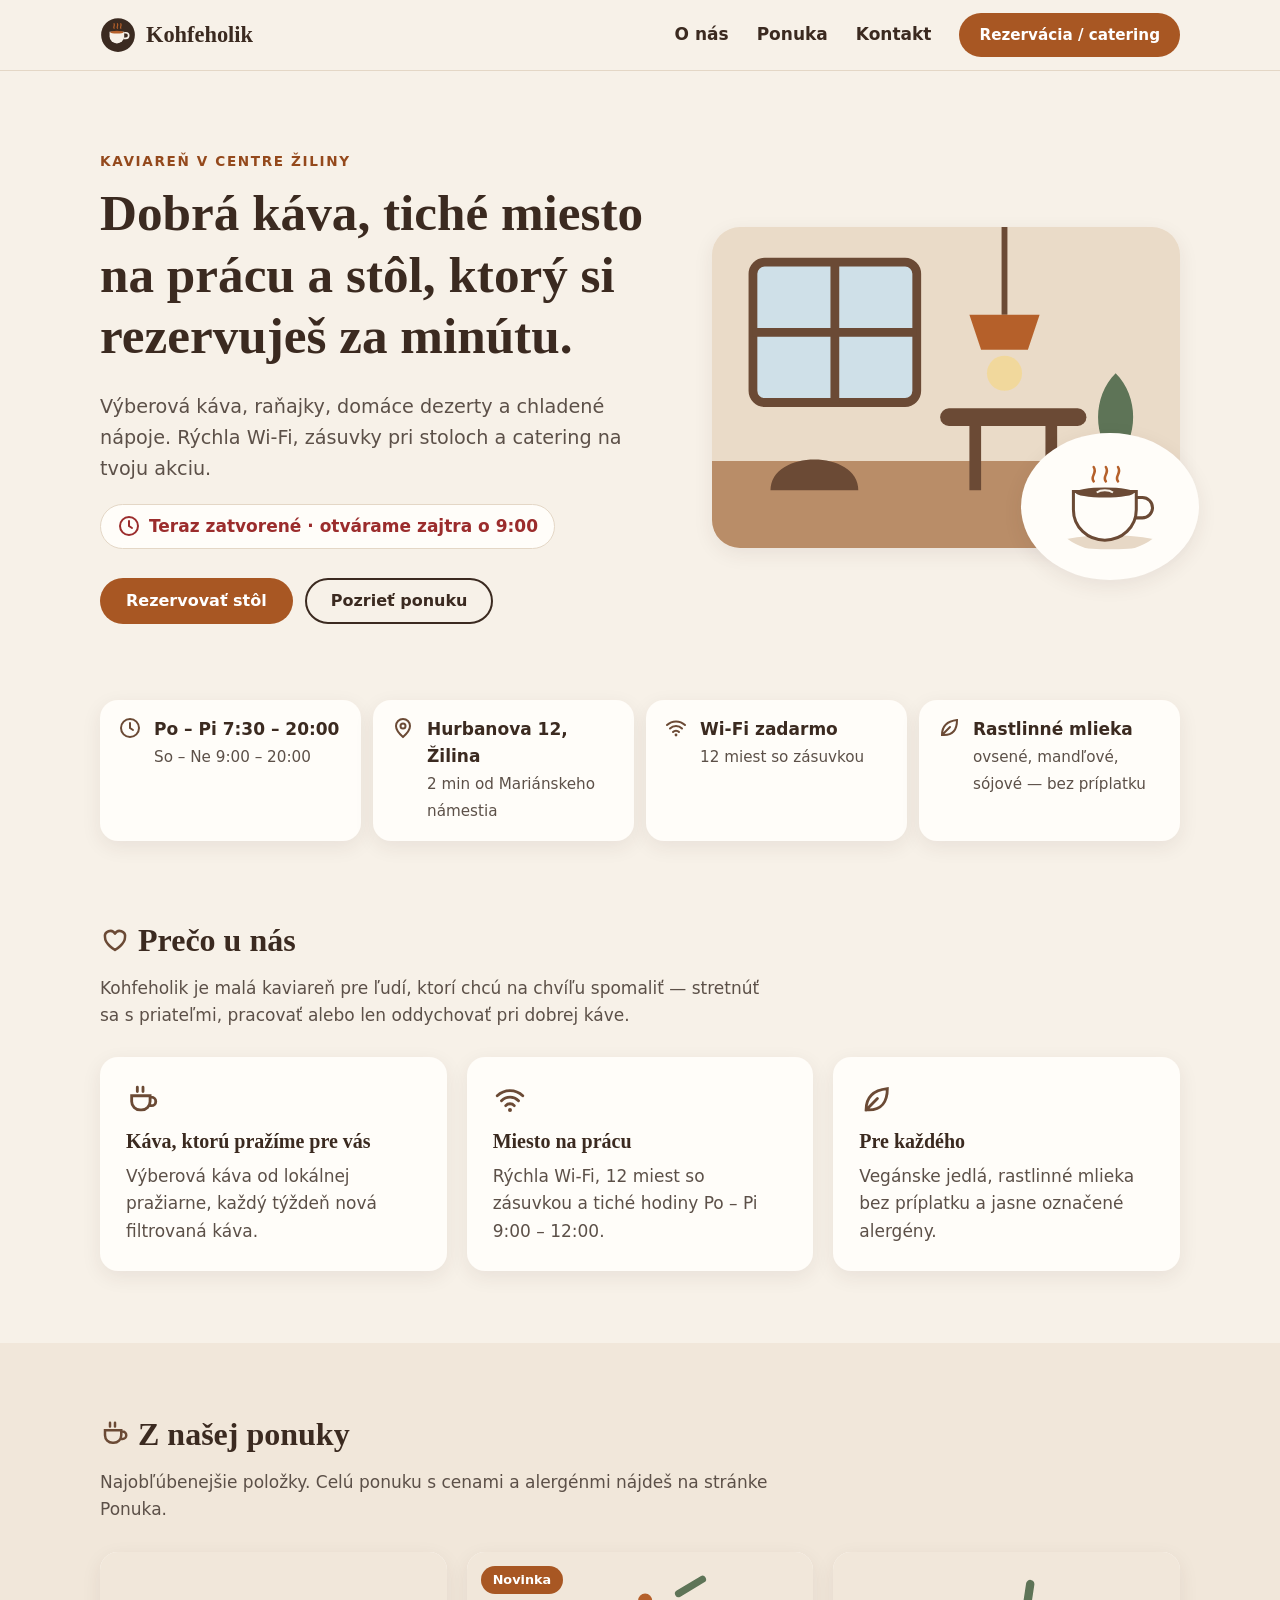
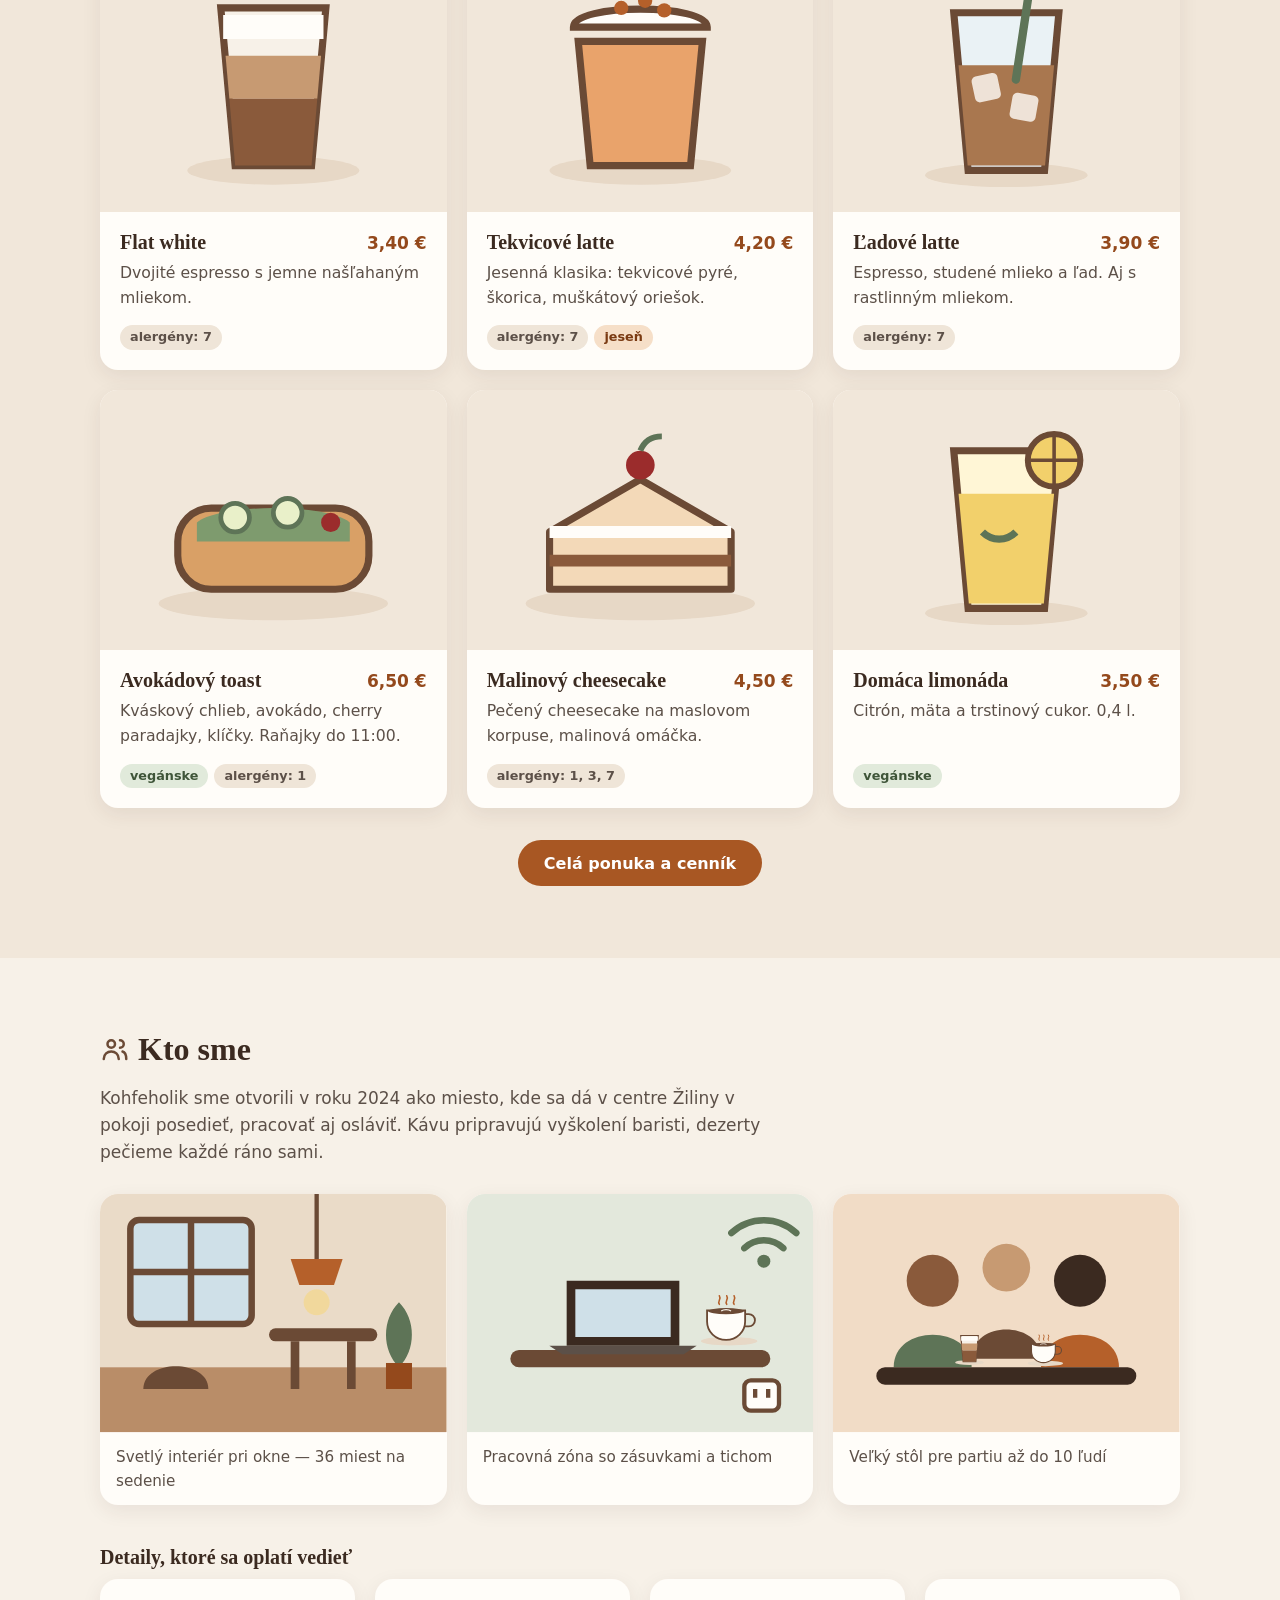
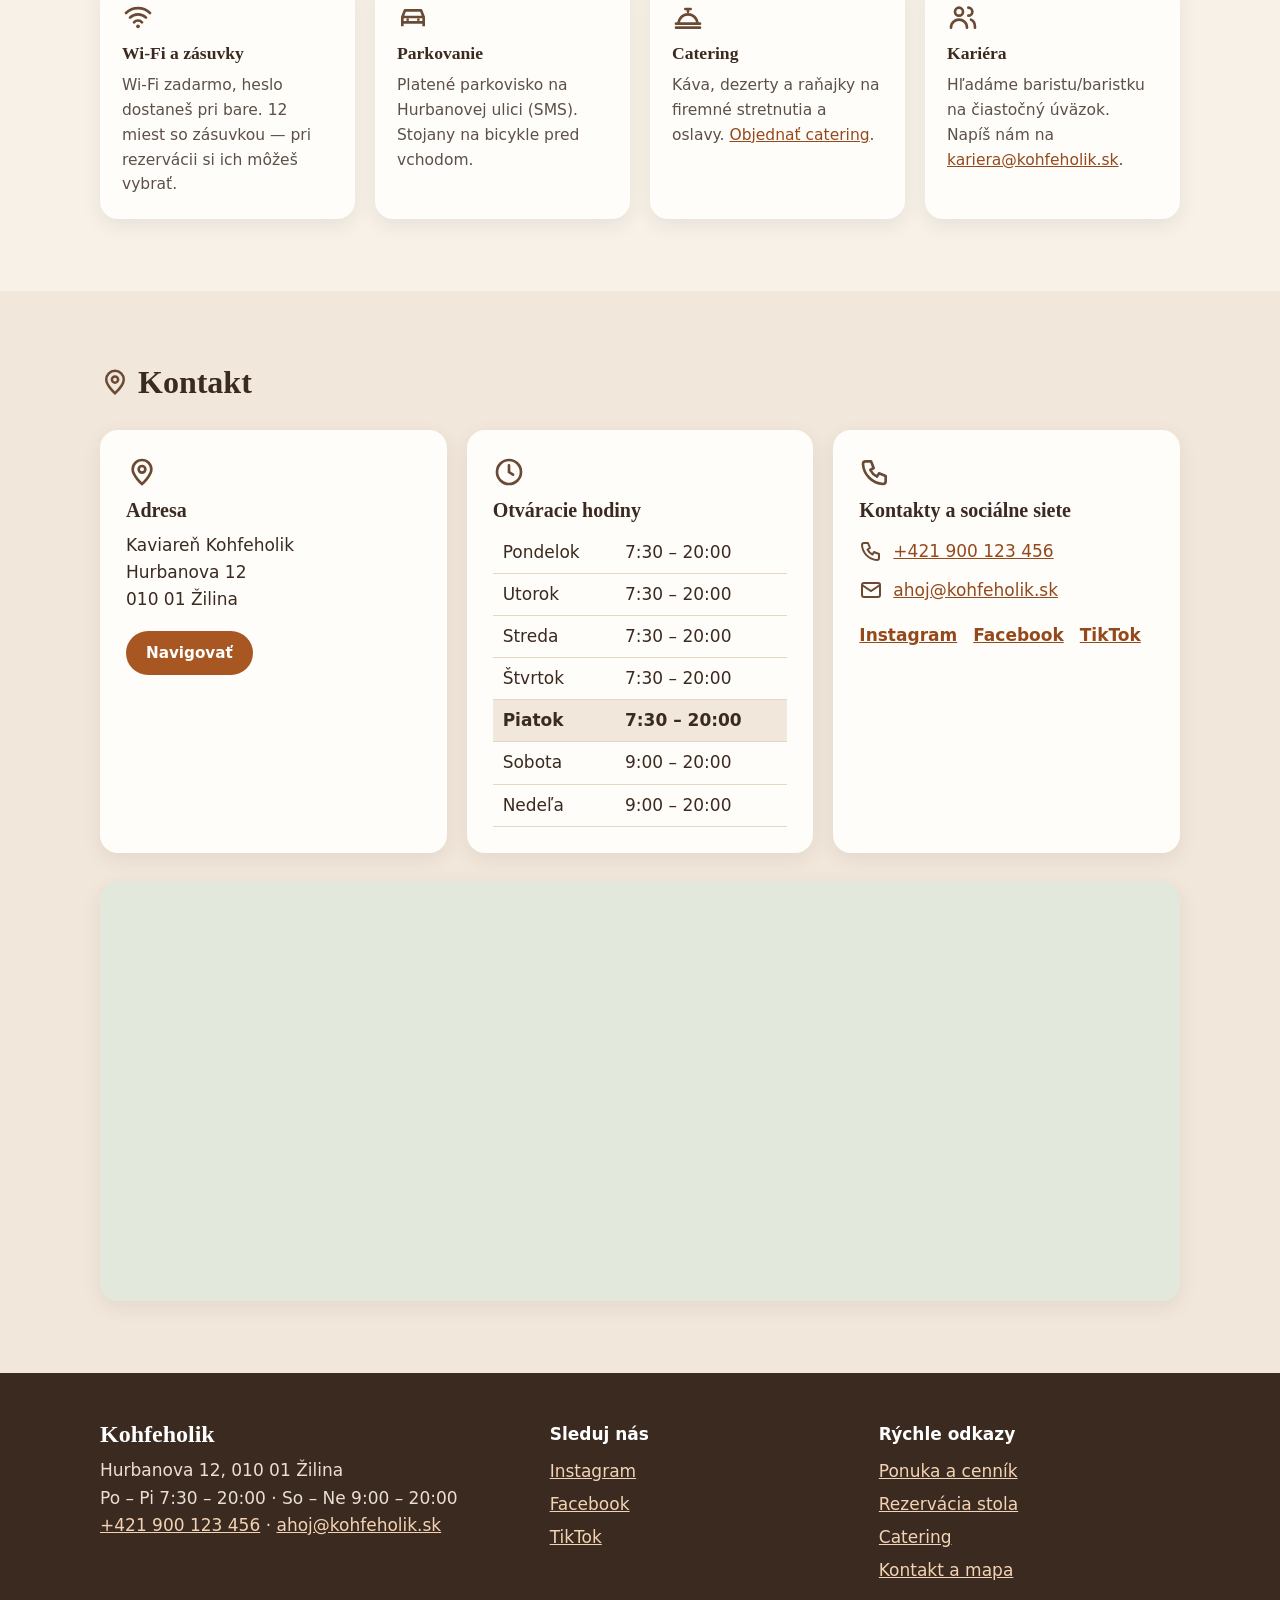
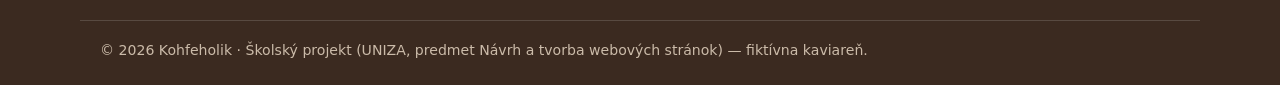
<file: index.html>
<!DOCTYPE html>
<html lang="sk">
<head>
  <meta charset="UTF-8">
  <meta name="viewport" content="width=device-width, initial-scale=1">
  <title>Kohfeholik — kaviareň v centre Žiliny</title>
  <meta name="description" content="Kaviareň Kohfeholik v Žiline: výberová káva, raňajky, dezerty, chladené nápoje a catering. Wi-Fi a zásuvky na prácu, online rezervácia stola bez telefonovania.">
  <link rel="icon" href="img/favicon.svg" type="image/svg+xml">
  <link rel="stylesheet" href="styles.css">
</head>
<body>
  <a class="skip-link" href="#obsah">Preskočiť na obsah</a>

  <header class="site-header">
    <div class="container header-inner">
      <a href="index.html" class="logo" aria-label="Kohfeholik — domov">
        <img src="img/favicon.svg" alt="" width="36" height="36">
        <span>Kohfeholik</span>
      </a>
      <button class="nav-toggle" aria-expanded="false" aria-controls="hlavne-menu">
        <span class="nav-toggle-bar" aria-hidden="true"></span>
        <span class="visually-hidden">Otvoriť menu</span>
      </button>
      <nav id="hlavne-menu" class="main-nav" aria-label="Hlavné menu">
        <ul>
          <li><a href="index.html#o-nas">O nás</a></li>
          <li><a href="ponuka.html">Ponuka</a></li>
          <li><a href="index.html#kontakt">Kontakt</a></li>
          <li><a href="rezervacia.html" class="btn btn-primary btn-small">Rezervácia / catering</a></li>
        </ul>
      </nav>
    </div>
  </header>

  <main id="obsah">
    <section class="hero">
      <div class="container hero-inner">
        <div class="hero-text reveal">
          <p class="eyebrow">Kaviareň v centre Žiliny</p>
          <h1>Dobrá káva, tiché miesto na prácu a stôl, ktorý si rezervuješ za minútu.</h1>
          <p class="lead">Výberová káva, raňajky, domáce dezerty a chladené nápoje. Rýchla Wi-Fi, zásuvky pri stoloch a catering na tvoju akciu.</p>
          <p class="open-status" id="open-status" aria-live="polite"><svg class="icon" aria-hidden="true"><use href="img/sprite.svg#ic-clock"/></svg><span>Dnes: 7:30 – 20:00</span></p>
          <div class="hero-actions">
            <a href="rezervacia.html" class="btn btn-primary">Rezervovať stôl</a>
            <a href="ponuka.html" class="btn btn-secondary">Pozrieť ponuku</a>
          </div>
        </div>
        <div class="hero-art reveal" aria-hidden="true">
          <svg viewBox="0 0 160 110" class="hero-illustration"><use href="img/sprite.svg#il-interior"/></svg>
          <svg viewBox="0 0 120 90" class="hero-cup"><use href="img/sprite.svg#il-cup"/></svg>
        </div>
      </div>
    </section>

    <section class="quick-info" aria-label="Rýchle informácie">
      <div class="container quick-grid">
        <div class="quick-item"><svg class="icon" aria-hidden="true"><use href="img/sprite.svg#ic-clock"/></svg><div><strong>Po – Pi 7:30 – 20:00</strong><span>So – Ne 9:00 – 20:00</span></div></div>
        <div class="quick-item"><svg class="icon" aria-hidden="true"><use href="img/sprite.svg#ic-pin"/></svg><div><strong>Hurbanova 12, Žilina</strong><span>2 min od Mariánskeho námestia</span></div></div>
        <div class="quick-item"><svg class="icon" aria-hidden="true"><use href="img/sprite.svg#ic-wifi"/></svg><div><strong>Wi-Fi zadarmo</strong><span>12 miest so zásuvkou</span></div></div>
        <div class="quick-item"><svg class="icon" aria-hidden="true"><use href="img/sprite.svg#ic-leaf"/></svg><div><strong>Rastlinné mlieka</strong><span>ovsené, mandľové, sójové — bez príplatku</span></div></div>
      </div>
    </section>

    <section id="preco" class="section">
      <div class="container">
        <div class="section-head reveal">
          <h2><svg class="icon icon-title" aria-hidden="true"><use href="img/sprite.svg#ic-heart"/></svg>Prečo u nás</h2>
          <p>Kohfeholik je malá kaviareň pre ľudí, ktorí chcú na chvíľu spomaliť — stretnúť sa s priateľmi, pracovať alebo len oddychovať pri dobrej káve.</p>
        </div>
        <ul class="why-grid">
          <li class="card why reveal"><svg class="icon" aria-hidden="true"><use href="img/sprite.svg#ic-cup"/></svg><h3>Káva, ktorú pražíme pre vás</h3><p>Výberová káva od lokálnej pražiarne, každý týždeň nová filtrovaná káva.</p></li>
          <li class="card why reveal"><svg class="icon" aria-hidden="true"><use href="img/sprite.svg#ic-wifi"/></svg><h3>Miesto na prácu</h3><p>Rýchla Wi-Fi, 12 miest so zásuvkou a tiché hodiny Po – Pi 9:00 – 12:00.</p></li>
          <li class="card why reveal"><svg class="icon" aria-hidden="true"><use href="img/sprite.svg#ic-leaf"/></svg><h3>Pre každého</h3><p>Vegánske jedlá, rastlinné mlieka bez príplatku a jasne označené alergény.</p></li>
        </ul>
      </div>
    </section>

    <section id="z-ponuky" class="section section-alt">
      <div class="container">
        <div class="section-head reveal">
          <h2><svg class="icon icon-title" aria-hidden="true"><use href="img/sprite.svg#ic-cup"/></svg>Z našej ponuky</h2>
          <p>Najobľúbenejšie položky. Celú ponuku s cenami a alergénmi nájdeš na stránke Ponuka.</p>
        </div>
        <ul class="menu-grid">
          <li class="card product" data-cat="horuce">
            <svg viewBox="0 0 120 90" class="product-img" role="img" aria-label="Ilustrácia: flat white v pohári"><use href="img/sprite.svg#il-latte"/></svg>
            <div class="product-body">
              <div class="product-top"><h3>Flat white</h3><span class="price">3,40 €</span></div>
              <p>Dvojité espresso s jemne našľahaným mliekom.</p>
              <ul class="tags"><li class="tag">alergény: 7</li></ul>
            </div>
          </li>
          <li class="card product" data-cat="horuce sezonne">
            <span class="badge">Novinka</span>
            <svg viewBox="0 0 120 90" class="product-img" role="img" aria-label="Ilustrácia: tekvicové latte so šľahačkou"><use href="img/sprite.svg#il-seasonal"/></svg>
            <div class="product-body">
              <div class="product-top"><h3>Tekvicové latte</h3><span class="price">4,20 €</span></div>
              <p>Jesenná klasika: tekvicové pyré, škorica, muškátový oriešok.</p>
              <ul class="tags"><li class="tag">alergény: 7</li><li class="tag tag-season">jeseň</li></ul>
            </div>
          </li>
          <li class="card product" data-cat="chladene">
            <svg viewBox="0 0 120 90" class="product-img" role="img" aria-label="Ilustrácia: ľadové latte"><use href="img/sprite.svg#il-iced"/></svg>
            <div class="product-body">
              <div class="product-top"><h3>Ľadové latte</h3><span class="price">3,90 €</span></div>
              <p>Espresso, studené mlieko a ľad. Aj s rastlinným mliekom.</p>
              <ul class="tags"><li class="tag">alergény: 7</li></ul>
            </div>
          </li>
          <li class="card product" data-cat="dezerty veganske">
            <svg viewBox="0 0 120 90" class="product-img" role="img" aria-label="Ilustrácia: avokádový toast"><use href="img/sprite.svg#il-toast"/></svg>
            <div class="product-body">
              <div class="product-top"><h3>Avokádový toast</h3><span class="price">6,50 €</span></div>
              <p>Kváskový chlieb, avokádo, cherry paradajky, klíčky. Raňajky do 11:00.</p>
              <ul class="tags"><li class="tag tag-vegan">vegánske</li><li class="tag">alergény: 1</li></ul>
            </div>
          </li>
          <li class="card product" data-cat="dezerty">
            <svg viewBox="0 0 120 90" class="product-img" role="img" aria-label="Ilustrácia: kúsok cheesecaku s malinou"><use href="img/sprite.svg#il-cake"/></svg>
            <div class="product-body">
              <div class="product-top"><h3>Malinový cheesecake</h3><span class="price">4,50 €</span></div>
              <p>Pečený cheesecake na maslovom korpuse, malinová omáčka.</p>
              <ul class="tags"><li class="tag">alergény: 1, 3, 7</li></ul>
            </div>
          </li>
          <li class="card product" data-cat="chladene veganske">
            <svg viewBox="0 0 120 90" class="product-img" role="img" aria-label="Ilustrácia: domáca citrónová limonáda"><use href="img/sprite.svg#il-lemonade"/></svg>
            <div class="product-body">
              <div class="product-top"><h3>Domáca limonáda</h3><span class="price">3,50 €</span></div>
              <p>Citrón, mäta a trstinový cukor. 0,4 l.</p>
              <ul class="tags"><li class="tag tag-vegan">vegánske</li></ul>
            </div>
          </li>
        </ul>
        <p class="center-cta"><a href="ponuka.html" class="btn btn-primary">Celá ponuka a cenník</a></p>
      </div>
    </section>

    <section id="o-nas" class="section">
      <div class="container">
        <div class="section-head reveal">
          <h2><svg class="icon icon-title" aria-hidden="true"><use href="img/sprite.svg#ic-people"/></svg>Kto sme</h2>
          <p>Kohfeholik sme otvorili v roku 2024 ako miesto, kde sa dá v centre Žiliny v pokoji posedieť, pracovať aj osláviť. Kávu pripravujú vyškolení baristi, dezerty pečieme každé ráno sami.</p>
        </div>
        <div class="gallery" role="group" aria-label="Fotogaléria interiéru">
          <figure class="card reveal"><svg viewBox="0 0 160 110" class="" role="img" aria-label="Ilustrácia: interiér kaviarne s oknom a lampou"><use href="img/sprite.svg#il-interior"/></svg><figcaption>Svetlý interiér pri okne — 36 miest na sedenie</figcaption></figure>
          <figure class="card reveal"><svg viewBox="0 0 160 110" class="" role="img" aria-label="Ilustrácia: notebook a káva na stole so zásuvkou"><use href="img/sprite.svg#il-work"/></svg><figcaption>Pracovná zóna so zásuvkami a tichom</figcaption></figure>
          <figure class="card reveal"><svg viewBox="0 0 160 110" class="" role="img" aria-label="Ilustrácia: skupina priateľov pri stole"><use href="img/sprite.svg#il-friends"/></svg><figcaption>Veľký stôl pre partiu až do 10 ľudí</figcaption></figure>
        </div>
        <h3 class="subhead">Detaily, ktoré sa oplatí vedieť</h3>
        <ul class="details-grid">
          <li class="card detail"><svg class="icon" aria-hidden="true"><use href="img/sprite.svg#ic-wifi"/></svg><h4>Wi-Fi a zásuvky</h4><p>Wi-Fi zadarmo, heslo dostaneš pri bare. 12 miest so zásuvkou — pri rezervácii si ich môžeš vybrať.</p></li>
          <li class="card detail"><svg class="icon" aria-hidden="true"><use href="img/sprite.svg#ic-car"/></svg><h4>Parkovanie</h4><p>Platené parkovisko na Hurbanovej ulici (SMS). Stojany na bicykle pred vchodom.</p></li>
          <li class="card detail"><svg class="icon" aria-hidden="true"><use href="img/sprite.svg#ic-catering"/></svg><h4>Catering</h4><p>Káva, dezerty a raňajky na firemné stretnutia a oslavy. <a href="rezervacia.html?sluzba=catering">Objednať catering</a>.</p></li>
          <li class="card detail"><svg class="icon" aria-hidden="true"><use href="img/sprite.svg#ic-people"/></svg><h4>Kariéra</h4><p>Hľadáme baristu/baristku na čiastočný úväzok. Napíš nám na <a href="mailto:kariera@kohfeholik.sk">kariera@kohfeholik.sk</a>.</p></li>
        </ul>
      </div>
    </section>

    <section id="kontakt" class="section section-alt">
      <div class="container">
        <div class="section-head reveal">
          <h2><svg class="icon icon-title" aria-hidden="true"><use href="img/sprite.svg#ic-pin"/></svg>Kontakt</h2>
        </div>
        <div class="contact-cards">
          <div class="card contact-card reveal">
            <svg class="icon" aria-hidden="true"><use href="img/sprite.svg#ic-pin"/></svg><h3>Adresa</h3>
            <address>Kaviareň Kohfeholik<br>Hurbanova 12<br>010 01 Žilina</address>
            <a class="btn btn-primary btn-small" href="https://www.google.com/maps/dir/?api=1&amp;destination=Hurbanova+12,+010+01+%C5%BDilina" target="_blank" rel="noopener">Navigovať</a>
          </div>
          <div class="card contact-card reveal">
            <svg class="icon" aria-hidden="true"><use href="img/sprite.svg#ic-clock"/></svg><h3>Otváracie hodiny</h3>
            <table class="hours" id="hours-table">
              <caption class="visually-hidden">Otváracie hodiny podľa dní</caption>
              <tbody>
                <tr data-day="1"><th scope="row">Pondelok</th><td>7:30 – 20:00</td></tr>
                <tr data-day="2"><th scope="row">Utorok</th><td>7:30 – 20:00</td></tr>
                <tr data-day="3"><th scope="row">Streda</th><td>7:30 – 20:00</td></tr>
                <tr data-day="4"><th scope="row">Štvrtok</th><td>7:30 – 20:00</td></tr>
                <tr data-day="5"><th scope="row">Piatok</th><td>7:30 – 20:00</td></tr>
                <tr data-day="6"><th scope="row">Sobota</th><td>9:00 – 20:00</td></tr>
                <tr data-day="0"><th scope="row">Nedeľa</th><td>9:00 – 20:00</td></tr>
              </tbody>
            </table>
          </div>
          <div class="card contact-card reveal">
            <svg class="icon" aria-hidden="true"><use href="img/sprite.svg#ic-phone"/></svg><h3>Kontakty a sociálne siete</h3>
            <ul class="contact-list">
              <li><svg class="icon" aria-hidden="true"><use href="img/sprite.svg#ic-phone"/></svg><a href="tel:+421900123456">+421 900 123 456</a></li>
              <li><svg class="icon" aria-hidden="true"><use href="img/sprite.svg#ic-mail"/></svg><a href="mailto:ahoj@kohfeholik.sk">ahoj@kohfeholik.sk</a></li>
            </ul>
            <ul class="social-row">
              <li><a href="https://www.instagram.com/" target="_blank" rel="noopener">Instagram</a></li>
              <li><a href="https://www.facebook.com/" target="_blank" rel="noopener">Facebook</a></li>
              <li><a href="https://www.tiktok.com/" target="_blank" rel="noopener">TikTok</a></li>
            </ul>
          </div>
        </div>
        <div class="map-wrap reveal">
          <iframe title="Mapa: Kaviareň Kohfeholik, Hurbanova 12, Žilina" src="https://www.google.com/maps?q=Hurbanova+12,+Žilina&amp;output=embed" loading="lazy" referrerpolicy="no-referrer-when-downgrade"></iframe>
        </div>
      </div>
    </section>
  </main>

  <footer class="site-footer">
    <div class="container footer-grid">
      <div>
        <p class="footer-logo">Kohfeholik</p>
        <p>Hurbanova 12, 010 01 Žilina<br>Po – Pi 7:30 – 20:00 · So – Ne 9:00 – 20:00<br>
        <a href="tel:+421900123456">+421 900 123 456</a> · <a href="mailto:ahoj@kohfeholik.sk">ahoj@kohfeholik.sk</a></p>
      </div>
      <div>
        <p class="footer-title">Sleduj nás</p>
        <ul class="social">
          <li><a href="https://www.instagram.com/" target="_blank" rel="noopener">Instagram</a></li>
          <li><a href="https://www.facebook.com/" target="_blank" rel="noopener">Facebook</a></li>
          <li><a href="https://www.tiktok.com/" target="_blank" rel="noopener">TikTok</a></li>
        </ul>
      </div>
      <div>
        <p class="footer-title">Rýchle odkazy</p>
        <ul class="social">
          <li><a href="ponuka.html">Ponuka a cenník</a></li>
          <li><a href="rezervacia.html">Rezervácia stola</a></li>
          <li><a href="rezervacia.html?sluzba=catering">Catering</a></li>
          <li><a href="index.html#kontakt">Kontakt a mapa</a></li>
        </ul>
      </div>
    </div>
    <p class="container footer-note">© 2026 Kohfeholik · Školský projekt (UNIZA, predmet Návrh a tvorba webových stránok) — fiktívna kaviareň.</p>
  </footer>

  <script src="script.js"></script>
</body>
</html>
</file>
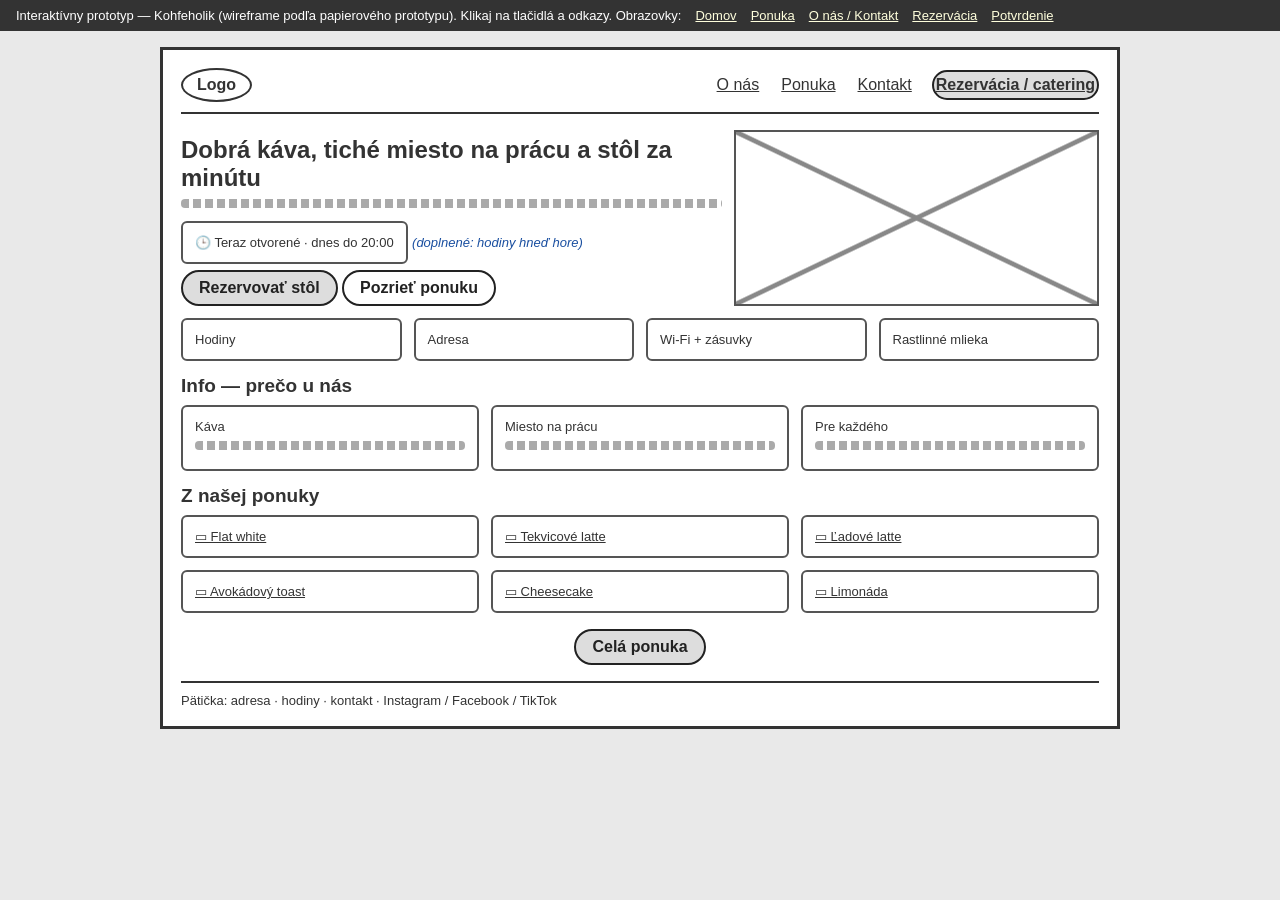
<file: docs/prototyp/index.html>
<!DOCTYPE html>
<html lang="sk">
<head>
<meta charset="utf-8">
<meta name="viewport" content="width=device-width, initial-scale=1">
<title>Kohfeholik — interaktívny prototyp (wireframe)</title>
<style>
  body { margin: 0; font-family: Arial, sans-serif; background: #e9e9e9; color: #333; }
  .bar { background: #333; color: #fff; padding: 8px 16px; font-size: 13px; display: flex; gap: 14px; flex-wrap: wrap; align-items: center; }
  .bar a { color: #ffd; }
  .screen { display: none; width: 960px; max-width: calc(100% - 24px); margin: 16px auto; background: #fff; border: 3px solid #333; padding: 18px; box-sizing: border-box; }
  .screen:target, .screen.default { display: block; }
  .screen:target ~ .screen.default { display: none; }
  .hdr { display: flex; justify-content: space-between; align-items: center; border-bottom: 2px solid #333; padding-bottom: 10px; margin-bottom: 16px; flex-wrap: wrap; gap: 8px; }
  .logo { border: 2px solid #333; border-radius: 50%; padding: 6px 14px; font-weight: bold; text-decoration: none; color: #333; }
  .nav { display: flex; gap: 18px; align-items: center; flex-wrap: wrap; }
  .nav a { color: #333; text-decoration: underline; padding: 4px 2px; transition: color .15s, background .15s; }
  .nav a:hover, .nav a.on { color: #fff; background: #555; text-decoration: none; }
  .btn { display: inline-block; border: 2px solid #222; border-radius: 20px; padding: 7px 16px; font-weight: bold; color: #222; text-decoration: none; background: #fff; transition: background .15s; }
  .btn.p { background: #ddd; }
  .btn:hover { background: #bbb; }
  .box { border: 2px solid #555; border-radius: 6px; padding: 12px; box-sizing: border-box; }
  .img { border: 2px solid #555; min-height: 90px; background:
    linear-gradient(to top right, transparent 49%, #888 49.5%, #888 50.5%, transparent 51%),
    linear-gradient(to top left, transparent 49%, #888 49.5%, #888 50.5%, transparent 51%); }
  .circle { width: 84px; height: 84px; border-radius: 50%; border: 2px solid #555; margin: 0 auto 6px; }
  .wave { height: 9px; margin: 7px 0; background: repeating-linear-gradient(90deg, #aaa 0 8px, transparent 8px 12px); border-radius: 4px; }
  .grid { display: grid; gap: 12px; }
  .g3 { grid-template-columns: repeat(3, 1fr); } .g4 { grid-template-columns: repeat(4, 1fr); } .g6 { grid-template-columns: repeat(6, 1fr); }
  .note { color: #1a4fa0; font-style: italic; font-size: 13px; }
  h1 { font-size: 24px; margin: 6px 0; } h2 { font-size: 19px; margin: 14px 0 8px; }
  .field { border: 2px solid #555; height: 30px; border-radius: 4px; margin: 4px 0 12px; background: #fff; }
  label { font-size: 14px; }
  .row { display: flex; gap: 12px; flex-wrap: wrap; } .row > * { flex: 1; min-width: 160px; }
  .ft { border-top: 2px solid #333; margin-top: 16px; padding-top: 10px; font-size: 13px; }
  .small { font-size: 13px; }
  @media (max-width: 700px) { .g3, .g4 { grid-template-columns: 1fr 1fr; } .g6 { grid-template-columns: repeat(3, 1fr); } }
</style>
</head>
<body>
<div class="bar">Interaktívny prototyp — Kohfeholik (wireframe podľa papierového prototypu). Klikaj na tlačidlá a odkazy.
  Obrazovky: <a href="#domov">Domov</a> <a href="#ponuka">Ponuka</a> <a href="#kontakt">O nás / Kontakt</a> <a href="#rezervacia">Rezervácia</a> <a href="#potvrdenie">Potvrdenie</a></div>

<!-- 1 PONUKA -->
<section class="screen" id="ponuka">
  <div class="hdr"><a class="logo" href="#domov">Logo</a>
    <nav class="nav"><a href="#kontakt">O nás</a><a href="#ponuka" class="on">Ponuka</a><a href="#kontakt">Kontakt</a><a class="btn p" href="#rezervacia">Rezervácia / catering</a></nav></div>
  <h1>Ponuka a cenník</h1>
  <div class="row small" style="flex:none"><span class="btn p">Všetko</span><span class="btn">Horúce nápoje</span><span class="btn">Dezerty a raňajky</span><span class="btn">Chladené nápoje</span><span class="btn">Vegánske</span><span class="btn">Sezónne</span></div>
  <p class="note">← filter (doplnené: roztriedenie ponuky)</p>
  <h2>Horúce nápoje</h2>
  <div class="grid g6 small">
    <div><div class="circle"></div>Espresso 2,20 €</div><div><div class="circle"></div>Cappuccino 3,20 €</div><div><div class="circle"></div>Flat white 3,40 €</div>
    <div><div class="circle"></div>Ovsené latte 3,60 €</div><div><div class="circle"></div>Tekvicové latte 4,20 €</div><div><div class="circle"></div>Jablkový chai 3,90 €</div>
  </div>
  <h2>Dezerty a raňajky</h2>
  <div class="grid g4 small">
    <div class="box"><div class="img"></div>Croissant 2,60 €</div><div class="box"><div class="img"></div>Avokádový toast 6,50 €</div>
    <div class="box"><div class="img"></div>Granola 5,40 €</div><div class="box"><div class="img"></div>Cheesecake 4,50 €</div>
  </div>
  <h2>Chladené nápoje</h2>
  <div class="grid g4 small">
    <div class="box"><div class="img"></div>Ľadové latte 3,90 €</div><div class="box"><div class="img"></div>Cold brew 3,70 €</div>
    <div class="box"><div class="img"></div>Limonáda 3,50 €</div><div class="box"><div class="img"></div>Ľadová matcha 4,30 €</div>
  </div>
  <div class="box small" style="margin-top:12px">▸ Zoznam alergénov <span class="note">(doplnené)</span></div>
  <p style="margin-top:14px"><a class="btn p" href="#rezervacia">Rezervovať stôl</a></p>
  <div class="ft">Pätička: adresa · hodiny · kontakt · sociálne siete</div>
</section>

<!-- 2 KONTAKT / O NAS -->
<section class="screen" id="kontakt">
  <div class="hdr"><a class="logo" href="#domov">Logo</a>
    <nav class="nav"><a href="#kontakt" class="on">O nás</a><a href="#ponuka">Ponuka</a><a href="#kontakt">Kontakt</a><a class="btn p" href="#rezervacia">Rezervácia / catering</a></nav></div>
  <div class="box"><h1>Kto sme</h1><div class="wave"></div><div class="wave" style="width:70%"></div></div>
  <div class="grid g3" style="margin-top:12px"><div class="img"></div><div class="img"></div><div class="img"></div></div>
  <p class="note">fotky interiéru + detaily: Wi-Fi a zásuvky, parkovanie, catering, kariéra (doplnené z mind mapy)</p>
  <div class="grid g3" style="margin-top:8px">
    <div class="box"><h2>Adresa</h2><div class="wave"></div><a class="btn" href="#kontakt">Navigovať</a></div>
    <div class="box"><h2>Hodiny</h2>Po – Pi 7:30 – 20:00<br>So – Ne 9:00 – 20:00</div>
    <div class="box"><h2>Kontakty, sociálne siete</h2>telefón · e-mail<br>Instagram · Facebook</div>
  </div>
  <div class="img" style="height:140px;margin-top:12px"></div><p class="note">Google mapa (doplnené z mind mapy)</p>
  <div class="ft">Pätička</div>
</section>

<!-- 3 REZERVACIA -->
<section class="screen" id="rezervacia">
  <div class="hdr"><a class="logo" href="#domov">Logo</a>
    <nav class="nav"><a href="#kontakt">O nás</a><a href="#ponuka">Ponuka</a><a href="#kontakt">Kontakt</a><a class="btn p" href="#rezervacia">Rezervácia / catering</a></nav></div>
  <h1>Rezervácia stola a catering</h1>
  <div class="box"><b>Výber služby a dátumu</b><br>
    <span class="small">( • ) Rezervácia stola &nbsp; ( ) Catering na akciu</span>
    <div class="row"><div><label>Dátum *</label><div class="field"></div></div><div><label>Čas *</label><div class="field"></div></div><div><label>Počet ľudí *</label><div class="field"></div></div></div>
    <span class="small">Typ stola: ( ) ľubovoľný ( ) so zásuvkou ( ) pri okne ( ) pre skupinu</span> <span class="note">(doplnené pre persónu Maxim)</span>
  </div>
  <div class="row" style="margin-top:12px">
    <div><label>Meno *</label><div class="field"></div></div><div><label>Priezvisko *</label><div class="field"></div></div></div>
  <div class="row"><div><label>E-mail *</label><div class="field"></div></div><div><label>Telefón</label><div class="field"></div></div></div>
  <label>Poznámka</label><div class="field" style="height:50px"></div>
  <a class="btn p" href="#potvrdenie" style="display:block;text-align:center">Potvrdiť rezerváciu</a>
  <p class="note">→ prázdne povinné pole: chybová hláška pri poli; správne vyplnené: Potvrdenie</p>
</section>

<!-- 4 POTVRDENIE -->
<section class="screen" id="potvrdenie">
  <div class="hdr"><a class="logo" href="#domov">Logo</a>
    <nav class="nav"><a href="#kontakt">O nás</a><a href="#ponuka">Ponuka</a><a href="#kontakt">Kontakt</a><a class="btn p" href="#rezervacia">Rezervácia / catering</a></nav></div>
  <div style="text-align:center"><div style="font-size:40px">✓</div><h1>Ďakujeme, rezervácia je prijatá!</h1><p class="small">Potvrdenie pošleme e-mailom do 15 minút.</p>
  <div class="box small" style="max-width:320px;margin:0 auto;text-align:left">Služba · Dátum · Čas · Počet ľudí · Stôl · Meno</div>
  <p><a class="btn" href="#domov">Späť na úvod</a> <a class="btn p" href="#ponuka">Pozrieť ponuku</a></p></div>
</section>

<!-- 0 DOMOV (default, posledná kvôli :target pravidlu) -->
<section class="screen default" id="domov">
  <div class="hdr"><a class="logo" href="#domov">Logo</a>
    <nav class="nav"><a href="#kontakt">O nás</a><a href="#ponuka">Ponuka</a><a href="#kontakt">Kontakt</a><a class="btn p" href="#rezervacia">Rezervácia / catering</a></nav></div>
  <div class="row" style="align-items:stretch">
    <div style="flex:1.2"><h1>Dobrá káva, tiché miesto na prácu a stôl za minútu</h1><div class="wave"></div>
      <div class="box small" style="display:inline-block;margin:6px 0">🕒 Teraz otvorené · dnes do 20:00</div> <span class="note">(doplnené: hodiny hneď hore)</span><br>
      <a class="btn p" href="#rezervacia">Rezervovať stôl</a> <a class="btn" href="#ponuka">Pozrieť ponuku</a></div>
    <div class="img" style="flex:.8;min-height:150px"></div>
  </div>
  <div class="grid g4 small" style="margin-top:12px"><div class="box">Hodiny</div><div class="box">Adresa</div><div class="box">Wi-Fi + zásuvky</div><div class="box">Rastlinné mlieka</div></div>
  <h2>Info — prečo u nás</h2>
  <div class="grid g3 small"><div class="box">Káva<div class="wave"></div></div><div class="box">Miesto na prácu<div class="wave"></div></div><div class="box">Pre každého<div class="wave"></div></div></div>
  <h2>Z našej ponuky</h2>
  <div class="grid g3 small">
    <a class="box" href="#ponuka" style="color:#333">▭ Flat white</a><a class="box" href="#ponuka" style="color:#333">▭ Tekvicové latte</a><a class="box" href="#ponuka" style="color:#333">▭ Ľadové latte</a>
    <a class="box" href="#ponuka" style="color:#333">▭ Avokádový toast</a><a class="box" href="#ponuka" style="color:#333">▭ Cheesecake</a><a class="box" href="#ponuka" style="color:#333">▭ Limonáda</a>
  </div>
  <p style="text-align:center"><a class="btn p" href="#ponuka">Celá ponuka</a></p>
  <div class="ft">Pätička: adresa · hodiny · kontakt · Instagram / Facebook / TikTok</div>
</section>
</body>
</html>
</file>
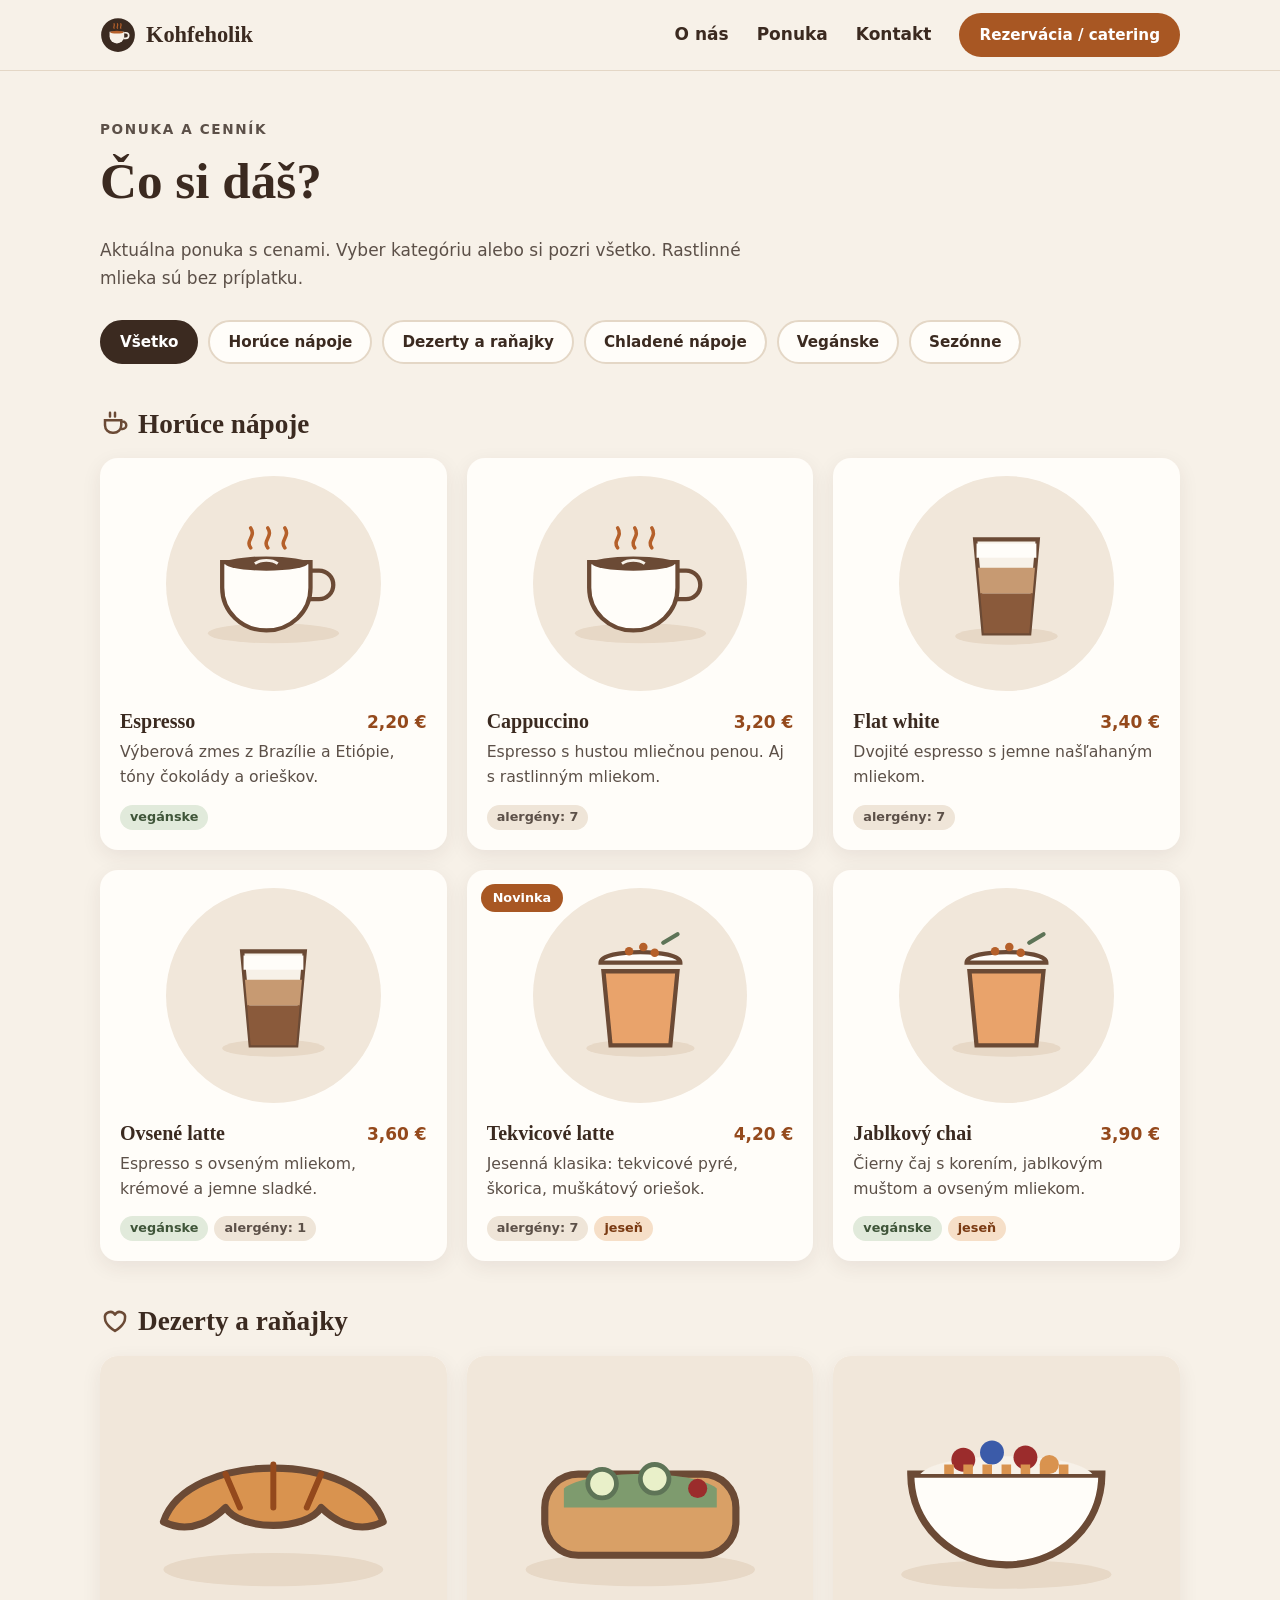
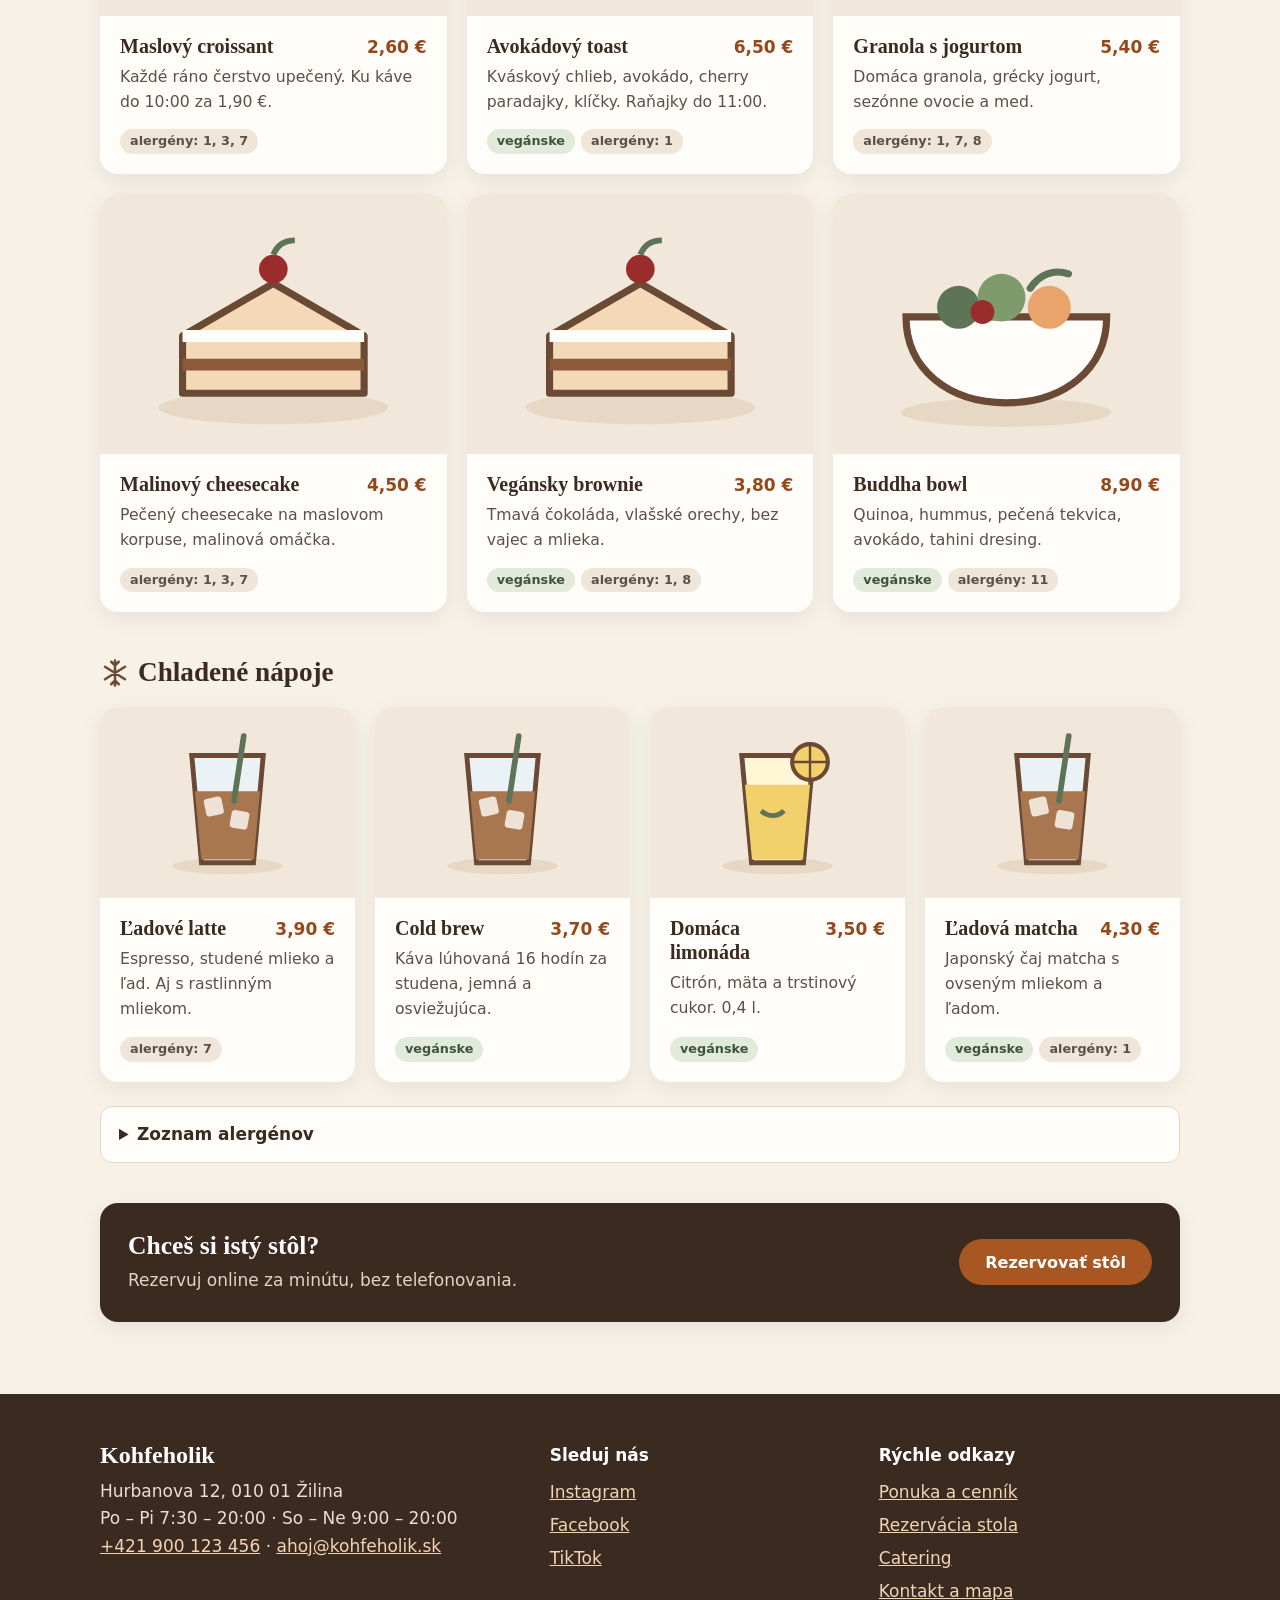
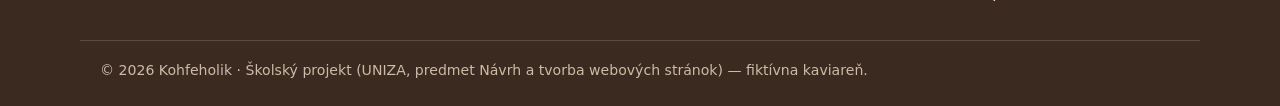
<file: ponuka.html>
<!DOCTYPE html>
<html lang="sk">
<head>
  <meta charset="UTF-8">
  <meta name="viewport" content="width=device-width, initial-scale=1">
  <title>Ponuka a cenník — Kohfeholik</title>
  <meta name="description" content="Ponuka kaviarne Kohfeholik s cenami: horúce nápoje, dezerty a raňajky, chladené nápoje, vegánske a sezónne položky, alergény.">
  <link rel="icon" href="img/favicon.svg" type="image/svg+xml">
  <link rel="stylesheet" href="styles.css">
</head>
<body>
  <a class="skip-link" href="#obsah">Preskočiť na obsah</a>

  <header class="site-header">
    <div class="container header-inner">
      <a href="index.html" class="logo" aria-label="Kohfeholik — domov">
        <img src="img/favicon.svg" alt="" width="36" height="36">
        <span>Kohfeholik</span>
      </a>
      <button class="nav-toggle" aria-expanded="false" aria-controls="hlavne-menu">
        <span class="nav-toggle-bar" aria-hidden="true"></span>
        <span class="visually-hidden">Otvoriť menu</span>
      </button>
      <nav id="hlavne-menu" class="main-nav" aria-label="Hlavné menu">
        <ul>
          <li><a href="index.html#o-nas">O nás</a></li>
          <li><a href="ponuka.html" aria-current="page">Ponuka</a></li>
          <li><a href="index.html#kontakt">Kontakt</a></li>
          <li><a href="rezervacia.html" class="btn btn-primary btn-small">Rezervácia / catering</a></li>
        </ul>
      </nav>
    </div>
  </header>

  <main id="obsah" class="section page-top">
    <div class="container">
      <div class="section-head">
        <p class="eyebrow">Ponuka a cenník</p>
        <h1>Čo si dáš?</h1>
        <p>Aktuálna ponuka s cenami. Vyber kategóriu alebo si pozri všetko. Rastlinné mlieka sú bez príplatku.</p>
      </div>
      <div class="filters" role="group" aria-label="Filtrovať ponuku">
        <button class="filter is-active" data-filter="vsetko" aria-pressed="true">Všetko</button>
        <button class="filter" data-filter="horuce" aria-pressed="false">Horúce nápoje</button>
        <button class="filter" data-filter="dezerty" aria-pressed="false">Dezerty a raňajky</button>
        <button class="filter" data-filter="chladene" aria-pressed="false">Chladené nápoje</button>
        <button class="filter" data-filter="veganske" aria-pressed="false">Vegánske</button>
        <button class="filter" data-filter="sezonne" aria-pressed="false">Sezónne</button>
      </div>
      <p class="visually-hidden" id="filter-status" aria-live="polite"></p>

        <section class="menu-group" id="horuce" aria-labelledby="horuce-h">
          <h2 class="group-title" id="horuce-h"><svg class="icon icon-title" aria-hidden="true"><use href="img/sprite.svg#ic-cup"/></svg>Horúce nápoje</h2>
          <ul class="menu-grid">
          <li class="card product" data-cat="horuce veganske">
            <svg viewBox="0 0 120 90" class="product-img" role="img" aria-label="Ilustrácia: šálka espressa"><use href="img/sprite.svg#il-cup"/></svg>
            <div class="product-body">
              <div class="product-top"><h3>Espresso</h3><span class="price">2,20 €</span></div>
              <p>Výberová zmes z Brazílie a Etiópie, tóny čokolády a orieškov.</p>
              <ul class="tags"><li class="tag tag-vegan">vegánske</li></ul>
            </div>
          </li>
          <li class="card product" data-cat="horuce">
            <svg viewBox="0 0 120 90" class="product-img" role="img" aria-label="Ilustrácia: šálka cappuccina"><use href="img/sprite.svg#il-cup"/></svg>
            <div class="product-body">
              <div class="product-top"><h3>Cappuccino</h3><span class="price">3,20 €</span></div>
              <p>Espresso s hustou mliečnou penou. Aj s rastlinným mliekom.</p>
              <ul class="tags"><li class="tag">alergény: 7</li></ul>
            </div>
          </li>
          <li class="card product" data-cat="horuce">
            <svg viewBox="0 0 120 90" class="product-img" role="img" aria-label="Ilustrácia: flat white v pohári"><use href="img/sprite.svg#il-latte"/></svg>
            <div class="product-body">
              <div class="product-top"><h3>Flat white</h3><span class="price">3,40 €</span></div>
              <p>Dvojité espresso s jemne našľahaným mliekom.</p>
              <ul class="tags"><li class="tag">alergény: 7</li></ul>
            </div>
          </li>
          <li class="card product" data-cat="horuce veganske">
            <svg viewBox="0 0 120 90" class="product-img" role="img" aria-label="Ilustrácia: latte s ovseným mliekom"><use href="img/sprite.svg#il-latte"/></svg>
            <div class="product-body">
              <div class="product-top"><h3>Ovsené latte</h3><span class="price">3,60 €</span></div>
              <p>Espresso s ovseným mliekom, krémové a jemne sladké.</p>
              <ul class="tags"><li class="tag tag-vegan">vegánske</li><li class="tag">alergény: 1</li></ul>
            </div>
          </li>
          <li class="card product" data-cat="horuce sezonne">
            <span class="badge">Novinka</span>
            <svg viewBox="0 0 120 90" class="product-img" role="img" aria-label="Ilustrácia: tekvicové latte so šľahačkou"><use href="img/sprite.svg#il-seasonal"/></svg>
            <div class="product-body">
              <div class="product-top"><h3>Tekvicové latte</h3><span class="price">4,20 €</span></div>
              <p>Jesenná klasika: tekvicové pyré, škorica, muškátový oriešok.</p>
              <ul class="tags"><li class="tag">alergény: 7</li><li class="tag tag-season">jeseň</li></ul>
            </div>
          </li>
          <li class="card product" data-cat="horuce sezonne veganske">
            <svg viewBox="0 0 120 90" class="product-img" role="img" aria-label="Ilustrácia: horúci jablkový chai"><use href="img/sprite.svg#il-seasonal"/></svg>
            <div class="product-body">
              <div class="product-top"><h3>Jablkový chai</h3><span class="price">3,90 €</span></div>
              <p>Čierny čaj s korením, jablkovým muštom a ovseným mliekom.</p>
              <ul class="tags"><li class="tag tag-vegan">vegánske</li><li class="tag tag-season">jeseň</li></ul>
            </div>
          </li>
          </ul>
        </section>

        <section class="menu-group" id="dezerty" aria-labelledby="dezerty-h">
          <h2 class="group-title" id="dezerty-h"><svg class="icon icon-title" aria-hidden="true"><use href="img/sprite.svg#ic-heart"/></svg>Dezerty a raňajky</h2>
          <ul class="menu-grid">
          <li class="card product" data-cat="dezerty">
            <svg viewBox="0 0 120 90" class="product-img" role="img" aria-label="Ilustrácia: maslový croissant"><use href="img/sprite.svg#il-croissant"/></svg>
            <div class="product-body">
              <div class="product-top"><h3>Maslový croissant</h3><span class="price">2,60 €</span></div>
              <p>Každé ráno čerstvo upečený. Ku káve do 10:00 za 1,90 €.</p>
              <ul class="tags"><li class="tag">alergény: 1, 3, 7</li></ul>
            </div>
          </li>
          <li class="card product" data-cat="dezerty veganske">
            <svg viewBox="0 0 120 90" class="product-img" role="img" aria-label="Ilustrácia: avokádový toast"><use href="img/sprite.svg#il-toast"/></svg>
            <div class="product-body">
              <div class="product-top"><h3>Avokádový toast</h3><span class="price">6,50 €</span></div>
              <p>Kváskový chlieb, avokádo, cherry paradajky, klíčky. Raňajky do 11:00.</p>
              <ul class="tags"><li class="tag tag-vegan">vegánske</li><li class="tag">alergény: 1</li></ul>
            </div>
          </li>
          <li class="card product" data-cat="dezerty">
            <svg viewBox="0 0 120 90" class="product-img" role="img" aria-label="Ilustrácia: miska granoly s jogurtom a ovocím"><use href="img/sprite.svg#il-granola"/></svg>
            <div class="product-body">
              <div class="product-top"><h3>Granola s jogurtom</h3><span class="price">5,40 €</span></div>
              <p>Domáca granola, grécky jogurt, sezónne ovocie a med.</p>
              <ul class="tags"><li class="tag">alergény: 1, 7, 8</li></ul>
            </div>
          </li>
          <li class="card product" data-cat="dezerty">
            <svg viewBox="0 0 120 90" class="product-img" role="img" aria-label="Ilustrácia: kúsok cheesecaku s malinou"><use href="img/sprite.svg#il-cake"/></svg>
            <div class="product-body">
              <div class="product-top"><h3>Malinový cheesecake</h3><span class="price">4,50 €</span></div>
              <p>Pečený cheesecake na maslovom korpuse, malinová omáčka.</p>
              <ul class="tags"><li class="tag">alergény: 1, 3, 7</li></ul>
            </div>
          </li>
          <li class="card product" data-cat="dezerty veganske">
            <svg viewBox="0 0 120 90" class="product-img" role="img" aria-label="Ilustrácia: vegánsky čokoládový koláč"><use href="img/sprite.svg#il-cake"/></svg>
            <div class="product-body">
              <div class="product-top"><h3>Vegánsky brownie</h3><span class="price">3,80 €</span></div>
              <p>Tmavá čokoláda, vlašské orechy, bez vajec a mlieka.</p>
              <ul class="tags"><li class="tag tag-vegan">vegánske</li><li class="tag">alergény: 1, 8</li></ul>
            </div>
          </li>
          <li class="card product" data-cat="dezerty veganske">
            <svg viewBox="0 0 120 90" class="product-img" role="img" aria-label="Ilustrácia: misa so zeleninou a hummusom"><use href="img/sprite.svg#il-bowl"/></svg>
            <div class="product-body">
              <div class="product-top"><h3>Buddha bowl</h3><span class="price">8,90 €</span></div>
              <p>Quinoa, hummus, pečená tekvica, avokádo, tahini dresing.</p>
              <ul class="tags"><li class="tag tag-vegan">vegánske</li><li class="tag">alergény: 11</li></ul>
            </div>
          </li>
          </ul>
        </section>

        <section class="menu-group" id="chladene" aria-labelledby="chladene-h">
          <h2 class="group-title" id="chladene-h"><svg class="icon icon-title" aria-hidden="true"><use href="img/sprite.svg#ic-ice"/></svg>Chladené nápoje</h2>
          <ul class="menu-grid menu-grid-4">
          <li class="card product" data-cat="chladene">
            <svg viewBox="0 0 120 90" class="product-img" role="img" aria-label="Ilustrácia: ľadové latte"><use href="img/sprite.svg#il-iced"/></svg>
            <div class="product-body">
              <div class="product-top"><h3>Ľadové latte</h3><span class="price">3,90 €</span></div>
              <p>Espresso, studené mlieko a ľad. Aj s rastlinným mliekom.</p>
              <ul class="tags"><li class="tag">alergény: 7</li></ul>
            </div>
          </li>
          <li class="card product" data-cat="chladene veganske">
            <svg viewBox="0 0 120 90" class="product-img" role="img" aria-label="Ilustrácia: cold brew s ľadom"><use href="img/sprite.svg#il-iced"/></svg>
            <div class="product-body">
              <div class="product-top"><h3>Cold brew</h3><span class="price">3,70 €</span></div>
              <p>Káva lúhovaná 16 hodín za studena, jemná a osviežujúca.</p>
              <ul class="tags"><li class="tag tag-vegan">vegánske</li></ul>
            </div>
          </li>
          <li class="card product" data-cat="chladene veganske">
            <svg viewBox="0 0 120 90" class="product-img" role="img" aria-label="Ilustrácia: domáca citrónová limonáda"><use href="img/sprite.svg#il-lemonade"/></svg>
            <div class="product-body">
              <div class="product-top"><h3>Domáca limonáda</h3><span class="price">3,50 €</span></div>
              <p>Citrón, mäta a trstinový cukor. 0,4 l.</p>
              <ul class="tags"><li class="tag tag-vegan">vegánske</li></ul>
            </div>
          </li>
          <li class="card product" data-cat="chladene veganske">
            <svg viewBox="0 0 120 90" class="product-img" role="img" aria-label="Ilustrácia: ľadová matcha"><use href="img/sprite.svg#il-iced"/></svg>
            <div class="product-body">
              <div class="product-top"><h3>Ľadová matcha</h3><span class="price">4,30 €</span></div>
              <p>Japonský čaj matcha s ovseným mliekom a ľadom.</p>
              <ul class="tags"><li class="tag tag-vegan">vegánske</li><li class="tag">alergény: 1</li></ul>
            </div>
          </li>
          </ul>
        </section>

      <details class="allergens">
        <summary>Zoznam alergénov</summary>
        <p>1 lepok · 3 vajcia · 7 mlieko · 8 orechy · 11 sezam. Na požiadanie vám obsluha povie zloženie každého jedla.</p>
      </details>
      <div class="card cta-band">
        <div><h2>Chceš si istý stôl?</h2><p>Rezervuj online za minútu, bez telefonovania.</p></div>
        <a href="rezervacia.html" class="btn btn-primary">Rezervovať stôl</a>
      </div>
    </div>
  </main>

  <footer class="site-footer">
    <div class="container footer-grid">
      <div>
        <p class="footer-logo">Kohfeholik</p>
        <p>Hurbanova 12, 010 01 Žilina<br>Po – Pi 7:30 – 20:00 · So – Ne 9:00 – 20:00<br>
        <a href="tel:+421900123456">+421 900 123 456</a> · <a href="mailto:ahoj@kohfeholik.sk">ahoj@kohfeholik.sk</a></p>
      </div>
      <div>
        <p class="footer-title">Sleduj nás</p>
        <ul class="social">
          <li><a href="https://www.instagram.com/" target="_blank" rel="noopener">Instagram</a></li>
          <li><a href="https://www.facebook.com/" target="_blank" rel="noopener">Facebook</a></li>
          <li><a href="https://www.tiktok.com/" target="_blank" rel="noopener">TikTok</a></li>
        </ul>
      </div>
      <div>
        <p class="footer-title">Rýchle odkazy</p>
        <ul class="social">
          <li><a href="ponuka.html">Ponuka a cenník</a></li>
          <li><a href="rezervacia.html">Rezervácia stola</a></li>
          <li><a href="rezervacia.html?sluzba=catering">Catering</a></li>
          <li><a href="index.html#kontakt">Kontakt a mapa</a></li>
        </ul>
      </div>
    </div>
    <p class="container footer-note">© 2026 Kohfeholik · Školský projekt (UNIZA, predmet Návrh a tvorba webových stránok) — fiktívna kaviareň.</p>
  </footer>

  <script src="script.js"></script>
</body>
</html>
</file>
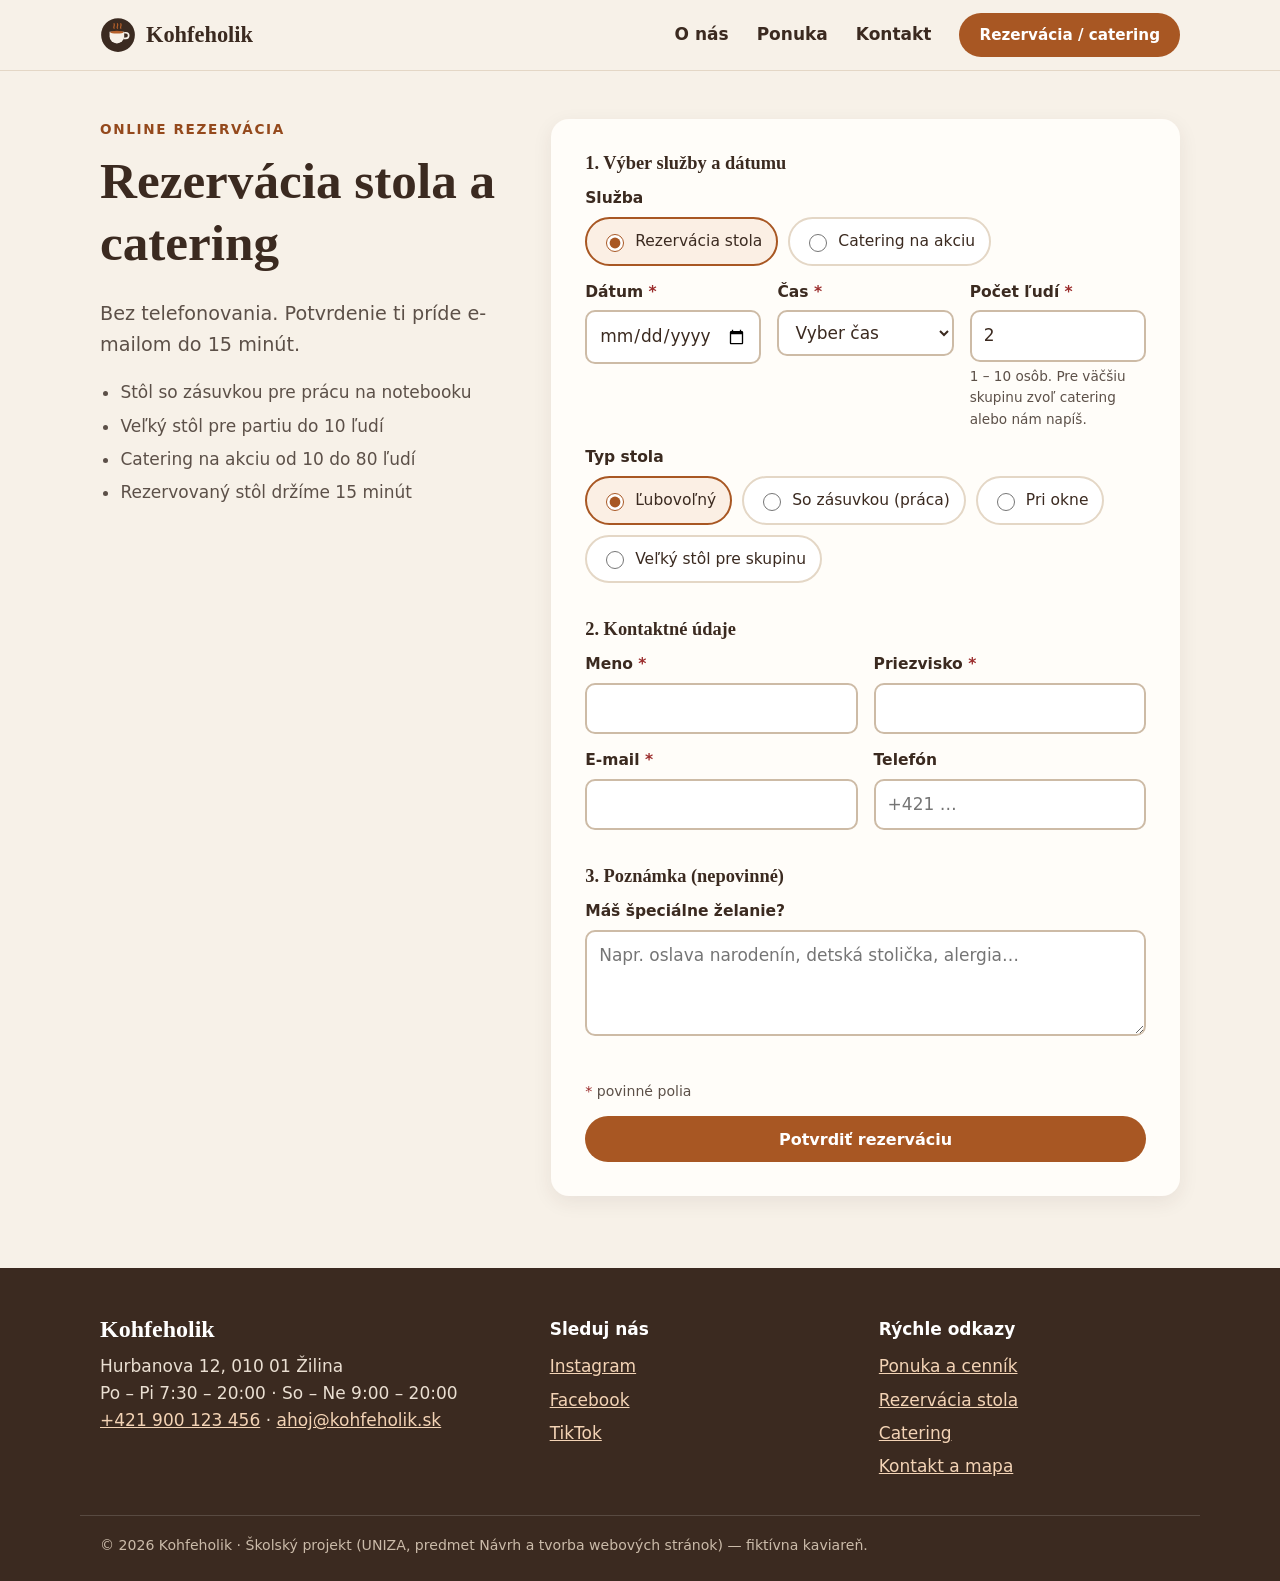
<file: rezervacia.html>
<!DOCTYPE html>
<html lang="sk">
<head>
  <meta charset="UTF-8">
  <meta name="viewport" content="width=device-width, initial-scale=1">
  <title>Rezervácia stola a catering — Kohfeholik</title>
  <meta name="description" content="Rezervuj si stôl v kaviarni Kohfeholik online alebo objednaj catering. Vyber dátum, čas a počet osôb, bez telefonovania.">
  <link rel="icon" href="img/favicon.svg" type="image/svg+xml">
  <link rel="stylesheet" href="styles.css">
</head>
<body class="page-reservation">
  <a class="skip-link" href="#obsah">Preskočiť na obsah</a>

  <header class="site-header">
    <div class="container header-inner">
      <a href="index.html" class="logo" aria-label="Kohfeholik — domov">
        <img src="img/favicon.svg" alt="" width="36" height="36">
        <span>Kohfeholik</span>
      </a>
      <button class="nav-toggle" aria-expanded="false" aria-controls="hlavne-menu">
        <span class="nav-toggle-bar" aria-hidden="true"></span>
        <span class="visually-hidden">Otvoriť menu</span>
      </button>
      <nav id="hlavne-menu" class="main-nav" aria-label="Hlavné menu">
        <ul>
          <li><a href="index.html#o-nas">O nás</a></li>
          <li><a href="ponuka.html">Ponuka</a></li>
          <li><a href="index.html#kontakt">Kontakt</a></li>
          <li><a href="rezervacia.html" class="btn btn-primary btn-small" aria-current="page">Rezervácia / catering</a></li>
        </ul>
      </nav>
    </div>
  </header>

  <main id="obsah" class="section page-top">
    <div class="container reservation-layout">
      <div class="reservation-intro">
        <p class="eyebrow">Online rezervácia</p>
        <h1>Rezervácia stola a catering</h1>
        <p class="lead">Bez telefonovania. Potvrdenie ti príde e-mailom do 15 minút.</p>
        <ul class="intro-list">
          <li>Stôl so zásuvkou pre prácu na notebooku</li>
          <li>Veľký stôl pre partiu do 10 ľudí</li>
          <li>Catering na akciu od 10 do 80 ľudí</li>
          <li>Rezervovaný stôl držíme 15 minút</li>
        </ul>
        <div class="card repeat-box" id="repeat-box" hidden>
          <p><strong>Rýchla rezervácia</strong><br><span id="repeat-text"></span></p>
          <button type="button" class="btn btn-secondary btn-small" id="repeat-btn">Vyplniť ako minule</button>
        </div>
      </div>

      <div class="card form-card">
        <form id="reservation-form" novalidate>
          <fieldset>
            <legend>1. Výber služby a dátumu</legend>
            <div class="field">
              <span class="label" id="sluzba-label">Služba</span>
              <div class="choice-group" role="radiogroup" aria-labelledby="sluzba-label">
                <label class="choice"><input type="radio" name="sluzba" value="stol" checked> Rezervácia stola</label>
                <label class="choice"><input type="radio" name="sluzba" value="catering"> Catering na akciu</label>
              </div>
            </div>
            <div class="form-row">
              <div class="field">
                <label for="datum">Dátum <span class="req" aria-hidden="true">*</span></label>
                <input type="date" id="datum" name="datum" required aria-describedby="datum-err">
                <p class="error" id="datum-err"></p>
              </div>
              <div class="field">
                <label for="cas" id="cas-label">Čas <span class="req" aria-hidden="true">*</span></label>
                <select id="cas" name="cas" required aria-describedby="cas-err">
                  <option value="">Vyber čas</option>
                </select>
                <p class="error" id="cas-err"></p>
              </div>
              <div class="field">
                <label for="osoby">Počet ľudí <span class="req" aria-hidden="true">*</span></label>
                <input type="number" id="osoby" name="osoby" min="1" max="10" value="2" required aria-describedby="osoby-hint osoby-err">
                <p class="hint" id="osoby-hint">1 – 10 osôb.</p>
                <p class="error" id="osoby-err"></p>
              </div>
            </div>
            <div class="field" id="stol-field">
              <span class="label" id="stol-label">Typ stola</span>
              <div class="choice-group" role="radiogroup" aria-labelledby="stol-label">
                <label class="choice"><input type="radio" name="stol" value="Ľubovoľný" checked> Ľubovoľný</label>
                <label class="choice"><input type="radio" name="stol" value="So zásuvkou (práca)"> So zásuvkou (práca)</label>
                <label class="choice"><input type="radio" name="stol" value="Pri okne"> Pri okne</label>
                <label class="choice"><input type="radio" name="stol" value="Veľký stôl pre skupinu"> Veľký stôl pre skupinu</label>
              </div>
            </div>
          </fieldset>

          <fieldset>
            <legend>2. Kontaktné údaje</legend>
            <div class="form-row form-row-2">
              <div class="field">
                <label for="meno">Meno <span class="req" aria-hidden="true">*</span></label>
                <input type="text" id="meno" name="meno" autocomplete="given-name" required aria-describedby="meno-err">
                <p class="error" id="meno-err"></p>
              </div>
              <div class="field">
                <label for="priezvisko">Priezvisko <span class="req" aria-hidden="true">*</span></label>
                <input type="text" id="priezvisko" name="priezvisko" autocomplete="family-name" required aria-describedby="priezvisko-err">
                <p class="error" id="priezvisko-err"></p>
              </div>
              <div class="field">
                <label for="email">E-mail <span class="req" aria-hidden="true">*</span></label>
                <input type="email" id="email" name="email" autocomplete="email" required aria-describedby="email-err">
                <p class="error" id="email-err"></p>
              </div>
              <div class="field">
                <label for="telefon">Telefón <span id="tel-req" class="req" aria-hidden="true" hidden>*</span></label>
                <input type="tel" id="telefon" name="telefon" autocomplete="tel" placeholder="+421 …" aria-describedby="telefon-err">
                <p class="error" id="telefon-err"></p>
              </div>
            </div>
          </fieldset>

          <fieldset>
            <legend>3. Poznámka (nepovinné)</legend>
            <div class="field">
              <label for="poznamka" id="poznamka-label">Máš špeciálne želanie?</label>
              <textarea id="poznamka" name="poznamka" rows="3" placeholder="Napr. oslava narodenín, detská stolička, alergia…"></textarea>
            </div>
          </fieldset>

          <p class="form-note"><span class="req" aria-hidden="true">*</span> povinné polia</p>
          <button type="submit" class="btn btn-primary btn-wide" id="submit-btn">Potvrdiť rezerváciu</button>
        </form>

        <div class="confirmation" id="confirmation" hidden tabindex="-1">
          <div class="check" aria-hidden="true">✓</div>
          <h2 id="conf-title">Ďakujeme, rezervácia je prijatá!</h2>
          <p id="conf-text">Potvrdenie pošleme na <strong id="conf-email"></strong> do 15 minút.</p>
          <dl class="summary" id="conf-summary"></dl>
          <div class="hero-actions">
            <a href="index.html" class="btn btn-secondary">Späť na úvod</a>
            <a href="ponuka.html" class="btn btn-primary">Pozrieť ponuku</a>
          </div>
        </div>
      </div>
    </div>
  </main>

  <footer class="site-footer">
    <div class="container footer-grid">
      <div>
        <p class="footer-logo">Kohfeholik</p>
        <p>Hurbanova 12, 010 01 Žilina<br>Po – Pi 7:30 – 20:00 · So – Ne 9:00 – 20:00<br>
        <a href="tel:+421900123456">+421 900 123 456</a> · <a href="mailto:ahoj@kohfeholik.sk">ahoj@kohfeholik.sk</a></p>
      </div>
      <div>
        <p class="footer-title">Sleduj nás</p>
        <ul class="social">
          <li><a href="https://www.instagram.com/" target="_blank" rel="noopener">Instagram</a></li>
          <li><a href="https://www.facebook.com/" target="_blank" rel="noopener">Facebook</a></li>
          <li><a href="https://www.tiktok.com/" target="_blank" rel="noopener">TikTok</a></li>
        </ul>
      </div>
      <div>
        <p class="footer-title">Rýchle odkazy</p>
        <ul class="social">
          <li><a href="ponuka.html">Ponuka a cenník</a></li>
          <li><a href="rezervacia.html">Rezervácia stola</a></li>
          <li><a href="rezervacia.html?sluzba=catering">Catering</a></li>
          <li><a href="index.html#kontakt">Kontakt a mapa</a></li>
        </ul>
      </div>
    </div>
    <p class="container footer-note">© 2026 Kohfeholik · Školský projekt (UNIZA, predmet Návrh a tvorba webových stránok) — fiktívna kaviareň.</p>
  </footer>

  <script src="script.js"></script>
</body>
</html>
</file>
<file: styles.css>
/* Kohfeholik — štýly podľa docs/style-guide.md */
:root {
  --espresso: #3B2A20;
  --kava: #6B4A35;
  --karamel: #A85723;
  --karamel-dark: #94491C;
  --smotana: #F7F1E8;
  --pena: #FFFDF9;
  --salvia: #5E7457;
  --bordo: #9B2C2C;
  --siva: #5C5048;
  --line: #E4D7C6;
  --radius: 18px;
  --shadow: 0 6px 20px rgba(59, 42, 32, .08);
  --serif: Georgia, "Times New Roman", serif;
  --sans: system-ui, -apple-system, "Segoe UI", Roboto, Arial, sans-serif;
}

*, *::before, *::after { box-sizing: border-box; }
html { scroll-behavior: smooth; scroll-padding-top: 84px; }
body {
  margin: 0;
  font-family: var(--sans);
  font-size: 1.0625rem;
  line-height: 1.6;
  color: var(--espresso);
  background: var(--smotana);
}
img, svg { max-width: 100%; display: block; }
a { color: var(--karamel-dark); }
a:hover { color: var(--espresso); }
h1, h2, h3, h4 { font-family: var(--serif); line-height: 1.2; margin: 0 0 .5em; color: var(--espresso); }
h2 { font-size: 2rem; display: flex; align-items: center; gap: .5rem; }
h3 { font-size: 1.25rem; }
h4 { font-size: 1.1rem; }
p { margin: 0 0 1em; }
.sprite { position: absolute; }

:focus-visible { outline: 3px solid var(--karamel); outline-offset: 3px; border-radius: 6px; }

.container { width: 100%; max-width: 1120px; margin: 0 auto; padding: 0 20px; }
.visually-hidden {
  position: absolute !important; width: 1px; height: 1px; overflow: hidden;
  clip: rect(0 0 0 0); white-space: nowrap; border: 0; padding: 0; margin: -1px;
}
.skip-link {
  position: absolute; left: 12px; top: -60px; z-index: 100;
  background: var(--espresso); color: #fff; padding: 10px 16px; border-radius: 8px;
}
.skip-link:focus { top: 12px; color: #fff; }

.icon { width: 24px; height: 24px; flex: none; color: var(--kava); }
.icon-title { width: 30px; height: 30px; }

/* Tlačidlá */
.btn {
  display: inline-flex; align-items: center; justify-content: center;
  min-height: 46px; padding: 10px 24px; border-radius: 999px;
  font: 600 1rem/1.2 var(--sans); text-decoration: none; cursor: pointer;
  border: 2px solid transparent; transition: background .2s, transform .2s, color .2s;
}
.btn-primary { background: var(--karamel); color: #fff; }
.btn-primary:hover { background: var(--karamel-dark); color: #fff; transform: translateY(-2px); }
.btn-secondary { background: transparent; color: var(--espresso); border-color: var(--espresso); }
.btn-secondary:hover { background: var(--espresso); color: #fff; }
.btn-small { min-height: 44px; padding: 8px 18px; font-size: .95rem; }
.btn-wide { width: 100%; }

/* Hlavička */
.site-header {
  position: sticky; top: 0; z-index: 50;
  background: rgba(247, 241, 232, .95); backdrop-filter: blur(6px);
  border-bottom: 1px solid var(--line);
}
.header-inner { display: flex; align-items: center; justify-content: space-between; min-height: 70px; }
.logo { display: flex; align-items: center; gap: 10px; text-decoration: none; color: var(--espresso); font: 700 1.4rem var(--serif); }
.main-nav ul { list-style: none; display: flex; align-items: center; gap: 28px; margin: 0; padding: 0; }
.main-nav a:not(.btn) { color: var(--espresso); text-decoration: none; font-weight: 600; padding: 6px 0; border-bottom: 2px solid transparent; transition: color .2s, border-color .2s; }
.main-nav a:not(.btn):hover { color: var(--karamel-dark); border-color: var(--karamel); }
.nav-toggle { display: none; }

@media (max-width: 760px) {
  .nav-toggle {
    display: flex; align-items: center; justify-content: center;
    width: 48px; height: 48px; border: 0; background: transparent; cursor: pointer; border-radius: 10px;
  }
  .nav-toggle-bar, .nav-toggle-bar::before, .nav-toggle-bar::after {
    display: block; width: 24px; height: 2.5px; background: var(--espresso); border-radius: 2px; position: relative; transition: transform .2s;
  }
  .nav-toggle-bar::before, .nav-toggle-bar::after { content: ""; position: absolute; left: 0; }
  .nav-toggle-bar::before { top: -7px; }
  .nav-toggle-bar::after { top: 7px; }
  .nav-toggle[aria-expanded="true"] .nav-toggle-bar { background: transparent; }
  .nav-toggle[aria-expanded="true"] .nav-toggle-bar::before { transform: translateY(7px) rotate(45deg); }
  .nav-toggle[aria-expanded="true"] .nav-toggle-bar::after { transform: translateY(-7px) rotate(-45deg); }
  .main-nav {
    position: absolute; top: 100%; left: 0; right: 0;
    background: var(--smotana); border-bottom: 1px solid var(--line);
    display: none; padding: 8px 20px 20px;
  }
  .main-nav.is-open { display: block; }
  .main-nav ul { flex-direction: column; align-items: stretch; gap: 4px; }
  .main-nav a:not(.btn) { display: block; padding: 12px 0; }
  .main-nav .btn { width: 100%; margin-top: 8px; }
}

/* Hero */
.hero { padding: 56px 0 40px; }
.hero-inner { display: grid; gap: 40px; align-items: center; }
.eyebrow { text-transform: uppercase; letter-spacing: .12em; font-size: .85rem; font-weight: 700; color: var(--karamel-dark); margin-bottom: .6rem; }
.hero h1 { font-size: clamp(2rem, 5vw, 3.2rem); }
.lead { font-size: 1.2rem; color: var(--siva); max-width: 36em; }
.open-status {
  display: inline-flex; align-items: center; gap: 8px; padding: 8px 16px;
  background: var(--pena); border: 1px solid var(--line); border-radius: 999px; font-weight: 600;
}
.open-status.is-open { color: var(--salvia); }
.open-status.is-open .icon { color: var(--salvia); }
.open-status.is-closed { color: var(--bordo); }
.open-status.is-closed .icon { color: var(--bordo); }
.hero-actions { display: flex; flex-wrap: wrap; gap: 12px; margin-top: 12px; }
.hero-art { position: relative; }
.hero-illustration { width: 100%; border-radius: 28px; box-shadow: var(--shadow); }
.hero-cup {
  position: absolute; width: 38%; right: -4%; bottom: -10%;
  background: var(--pena); border-radius: 50%; padding: 6%; box-shadow: var(--shadow);
}
@media (min-width: 900px) {
  .hero { padding: 80px 0 64px; }
  .hero-inner { grid-template-columns: 1.1fr .9fr; }
}

/* Rýchle info */
.quick-info { padding: 12px 0 8px; }
.quick-grid { display: grid; gap: 12px; grid-template-columns: 1fr; }
.quick-item { display: flex; gap: 12px; align-items: flex-start; background: var(--pena); border-radius: var(--radius); padding: 16px 18px; box-shadow: var(--shadow); }
.quick-item strong { display: block; }
.quick-item span { color: var(--siva); font-size: .95rem; }
@media (min-width: 600px) { .quick-grid { grid-template-columns: 1fr 1fr; } }
@media (min-width: 1000px) { .quick-grid { grid-template-columns: repeat(4, 1fr); } }

/* Sekcie */
.section { padding: 72px 0; }
.section-alt { background: #F1E7DA; }
.section-head { max-width: 680px; margin-bottom: 28px; }
.section-head p { color: var(--siva); }
.subhead { margin-top: 40px; }

.card { background: var(--pena); border-radius: var(--radius); box-shadow: var(--shadow); }

/* Menu */
.filters { display: flex; flex-wrap: wrap; gap: 10px; margin-bottom: 24px; }
.filter {
  min-height: 44px; padding: 8px 18px; border-radius: 999px;
  border: 2px solid var(--line); background: var(--pena); color: var(--espresso);
  font: 600 .95rem var(--sans); cursor: pointer; transition: all .2s;
}
.filter:hover { border-color: var(--karamel); }
.filter.is-active { background: var(--espresso); border-color: var(--espresso); color: #fff; }

.menu-grid { list-style: none; padding: 0; margin: 0; display: grid; gap: 20px; grid-template-columns: 1fr; }
@media (min-width: 700px) { .menu-grid { grid-template-columns: 1fr 1fr; } }
@media (min-width: 1000px) { .menu-grid { grid-template-columns: repeat(3, 1fr); } }
.product { position: relative; overflow: hidden; display: flex; flex-direction: column; transition: transform .2s, box-shadow .2s; }
.product:hover { transform: translateY(-4px); box-shadow: 0 12px 28px rgba(59, 42, 32, .14); }
.product.is-hidden { display: none; }
.product-img { width: 100%; aspect-ratio: 4 / 3; background: #F1E7DA; padding: 18px 30px; }
.product-body { padding: 18px 20px 20px; display: flex; flex-direction: column; flex: 1; }
.product-body p { color: var(--siva); font-size: .98rem; flex: 1; }
.product-top { display: flex; justify-content: space-between; gap: 12px; align-items: baseline; }
.product-top h3 { margin: 0 0 .3em; }
.price { font-weight: 700; color: var(--karamel-dark); white-space: nowrap; }
.badge { position: absolute; top: 14px; left: 14px; background: var(--karamel); color: #fff; font-size: .8rem; font-weight: 700; padding: 4px 12px; border-radius: 999px; }
.tags { list-style: none; padding: 0; margin: 0; display: flex; flex-wrap: wrap; gap: 6px; }
.tag { font-size: .8rem; padding: 2px 10px; border-radius: 999px; background: #EFE5D8; color: var(--siva); font-weight: 600; }
.tag-vegan { background: #E1EADB; color: #3F5539; }
.tag-season { background: #F6DFC8; color: #7A3A12; }
.allergens { margin-top: 24px; background: var(--pena); border-radius: 12px; padding: 14px 18px; border: 1px solid var(--line); }
.allergens summary { cursor: pointer; font-weight: 700; }
.allergens p { margin: .6em 0 0; color: var(--siva); }

/* O nás */
.gallery { display: grid; gap: 20px; grid-template-columns: 1fr; }
@media (min-width: 700px) { .gallery { grid-template-columns: repeat(3, 1fr); } }
.gallery figure { margin: 0; overflow: hidden; }
.gallery svg { width: 100%; aspect-ratio: 16 / 11; }
.gallery figcaption { padding: 12px 16px; font-size: .95rem; color: var(--siva); }
.details-grid { list-style: none; padding: 0; margin: 0; display: grid; gap: 20px; grid-template-columns: 1fr; }
@media (min-width: 700px) { .details-grid { grid-template-columns: 1fr 1fr; } }
@media (min-width: 1000px) { .details-grid { grid-template-columns: repeat(4, 1fr); } }
.detail { padding: 22px; }
.detail .icon { width: 32px; height: 32px; margin-bottom: 10px; }
.detail p { color: var(--siva); font-size: .97rem; margin: 0; }

/* Kontakt */
.contact-grid { display: grid; gap: 36px; }
@media (min-width: 900px) { .contact-grid { grid-template-columns: 1fr 1.1fr; align-items: start; } }
address { font-style: normal; margin-bottom: 12px; }
.contact-list { list-style: none; padding: 0; margin: 0 0 8px; }
.contact-list li { display: flex; align-items: center; gap: 10px; padding: 6px 0; }
.hours { border-collapse: collapse; width: 100%; max-width: 380px; margin-bottom: 20px; }
.hours th, .hours td { text-align: left; padding: 7px 10px; border-bottom: 1px solid var(--line); font-weight: 400; }
.hours tr.is-today { background: #F1E7DA; font-weight: 700; }
.hours tr.is-today th, .hours tr.is-today td { font-weight: 700; }
.map-wrap { border-radius: var(--radius); overflow: hidden; box-shadow: var(--shadow); background: #E3E8DC; min-height: 340px; }
.map-wrap iframe { width: 100%; height: 100%; min-height: 420px; border: 0; display: block; }

/* Pätička */
.site-footer { background: var(--espresso); color: #EADFD2; padding: 48px 0 24px; }
.site-footer a { color: #F3D3B5; }
.site-footer a:hover { color: #fff; }
.footer-grid { display: grid; gap: 28px; grid-template-columns: 1fr; }
@media (min-width: 700px) { .footer-grid { grid-template-columns: 1.4fr 1fr 1fr; } }
.footer-logo { font: 700 1.5rem var(--serif); color: #fff; margin-bottom: .4em; }
.footer-title { font-weight: 700; color: #fff; margin-bottom: .4em; }
.social { list-style: none; padding: 0; margin: 0; }
.social li { padding: 3px 0; }
.footer-note { margin-top: 32px; padding-top: 18px; border-top: 1px solid rgba(255,255,255,.15); font-size: .88rem; color: #CBBBA9; }

/* Rezervácia */
.reservation-layout { display: grid; gap: 32px; }
@media (min-width: 950px) { .reservation-layout { grid-template-columns: .8fr 1.2fr; align-items: start; } }
.reservation-intro h1 { font-size: clamp(2rem, 4vw, 2.8rem); }
.intro-list { padding-left: 1.2em; color: var(--siva); }
.intro-list li { margin-bottom: 6px; }
.repeat-box { padding: 18px 20px; margin-top: 20px; border-left: 4px solid var(--karamel); }
.repeat-box p { margin-bottom: .8em; }
.form-card { padding: 28px 24px; }
@media (min-width: 600px) { .form-card { padding: 34px; } }
fieldset { border: 0; padding: 0; margin: 0 0 22px; }
legend { font: 700 1.15rem var(--serif); margin-bottom: 12px; padding: 0; }
.form-row { display: grid; gap: 0 16px; grid-template-columns: 1fr; }
@media (min-width: 600px) { .form-row { grid-template-columns: repeat(3, 1fr); } }
.field { margin-bottom: 14px; }
label, .label { display: block; font-weight: 600; margin-bottom: 6px; font-size: .97rem; }
.req { color: var(--bordo); }
input[type="text"], input[type="email"], input[type="tel"], input[type="date"], input[type="number"], select, textarea {
  width: 100%; min-height: 46px; padding: 10px 12px; font: inherit; color: var(--espresso);
  background: #fff; border: 2px solid #CDBBA6; border-radius: 10px;
}
input:focus, select:focus, textarea:focus { border-color: var(--karamel); outline: none; box-shadow: 0 0 0 3px rgba(168, 87, 35, .35); }
input[aria-invalid="true"], select[aria-invalid="true"] { border-color: var(--bordo); }
.hint { font-size: .85rem; color: var(--siva); margin: 4px 0 0; }
.error { font-size: .88rem; color: var(--bordo); font-weight: 600; margin: 4px 0 0; min-height: 0; }
.error:empty { display: none; }
.choice-group { display: flex; flex-wrap: wrap; gap: 10px; }
.choice {
  display: inline-flex; align-items: center; gap: 8px; margin: 0;
  padding: 10px 14px; min-height: 44px; border: 2px solid var(--line); border-radius: 999px; background: #fff; cursor: pointer; font-weight: 500;
}
.choice:has(input:checked) { border-color: var(--karamel); background: #FBEFE4; }
.choice input { accent-color: var(--karamel); width: 18px; height: 18px; }
.form-note { font-size: .88rem; color: var(--siva); }
.confirmation { text-align: center; padding: 10px 0; }
.confirmation:focus { outline: none; }
.check {
  width: 72px; height: 72px; margin: 0 auto 16px; border-radius: 50%;
  background: var(--salvia); color: #fff; font-size: 2.4rem; line-height: 72px; font-weight: 700;
}
.summary { display: grid; grid-template-columns: auto 1fr; gap: 6px 16px; text-align: left; max-width: 420px; margin: 20px auto; background: #F7F1E8; padding: 16px 20px; border-radius: 12px; }
.summary dt { font-weight: 700; }
.summary dd { margin: 0; }
.confirmation .hero-actions { justify-content: center; }

/* Animácie */
.reveal { opacity: 0; transform: translateY(18px); transition: opacity .6s ease, transform .6s ease; }
.reveal.is-visible { opacity: 1; transform: none; }
@media (prefers-reduced-motion: reduce) {
  html { scroll-behavior: auto; }
  .reveal { opacity: 1; transform: none; transition: none; }
  .btn, .product { transition: none; }
}
.no-js .reveal { opacity: 1; transform: none; }

/* --- Doplnené podľa papierového prototypu --- */
.page-top { padding-top: 48px; }
.page-top h1 { font-size: clamp(2.2rem, 5vw, 3.2rem); }
.why-grid { list-style: none; padding: 0; margin: 0; display: grid; gap: 20px; grid-template-columns: 1fr; }
@media (min-width: 800px) { .why-grid { grid-template-columns: repeat(3, 1fr); } }
.why { padding: 26px; }
.why .icon { width: 34px; height: 34px; margin-bottom: 12px; }
.why p { color: var(--siva); margin: 0; }
.center-cta { text-align: center; margin: 32px 0 0; }
.menu-group { margin-top: 44px; }
.menu-group.is-hidden { display: none; }
.group-title { font-size: 1.7rem; margin-bottom: 18px; }
@media (min-width: 1000px) { .menu-grid-4 { grid-template-columns: repeat(4, 1fr); } }
#horuce .product-img { width: 62%; aspect-ratio: 1; margin: 18px auto 0; border-radius: 50%; padding: 22px; }
#horuce .product { background: var(--pena); }
.cta-band { margin-top: 40px; padding: 28px; display: flex; flex-wrap: wrap; gap: 16px 32px; align-items: center; justify-content: space-between; background: var(--espresso); color: #F7F1E8; }
.cta-band h2 { color: #fff; font-size: 1.6rem; margin-bottom: .2em; }
.cta-band p { color: #E3D3C2; margin: 0; }
.contact-cards { display: grid; gap: 20px; grid-template-columns: 1fr; margin-bottom: 28px; }
@media (min-width: 900px) { .contact-cards { grid-template-columns: repeat(3, 1fr); } }
.contact-card { padding: 26px; }
.contact-card > .icon { width: 32px; height: 32px; margin-bottom: 10px; }
.contact-card .hours { margin-bottom: 0; }
.contact-card .btn { margin-top: 6px; }
.social-row { list-style: none; padding: 0; margin: 12px 0 0; display: flex; flex-wrap: wrap; gap: 8px 16px; }
.social-row a { font-weight: 600; }
@media (min-width: 600px) { .form-row-2 { grid-template-columns: 1fr 1fr; } }

/* Prístupnosť: viditeľný fokus aj na mape a dátume, nič nepreteká pri zoome 200 % */
.hero { overflow-x: clip; }
.map-wrap:focus-within, .map-wrap.is-focused { outline: 3px solid var(--karamel); outline-offset: 3px; }
input[type="date"]:focus-within { border-color: var(--karamel); box-shadow: 0 0 0 3px rgba(168, 87, 35, .35); outline: none; }
</file>
